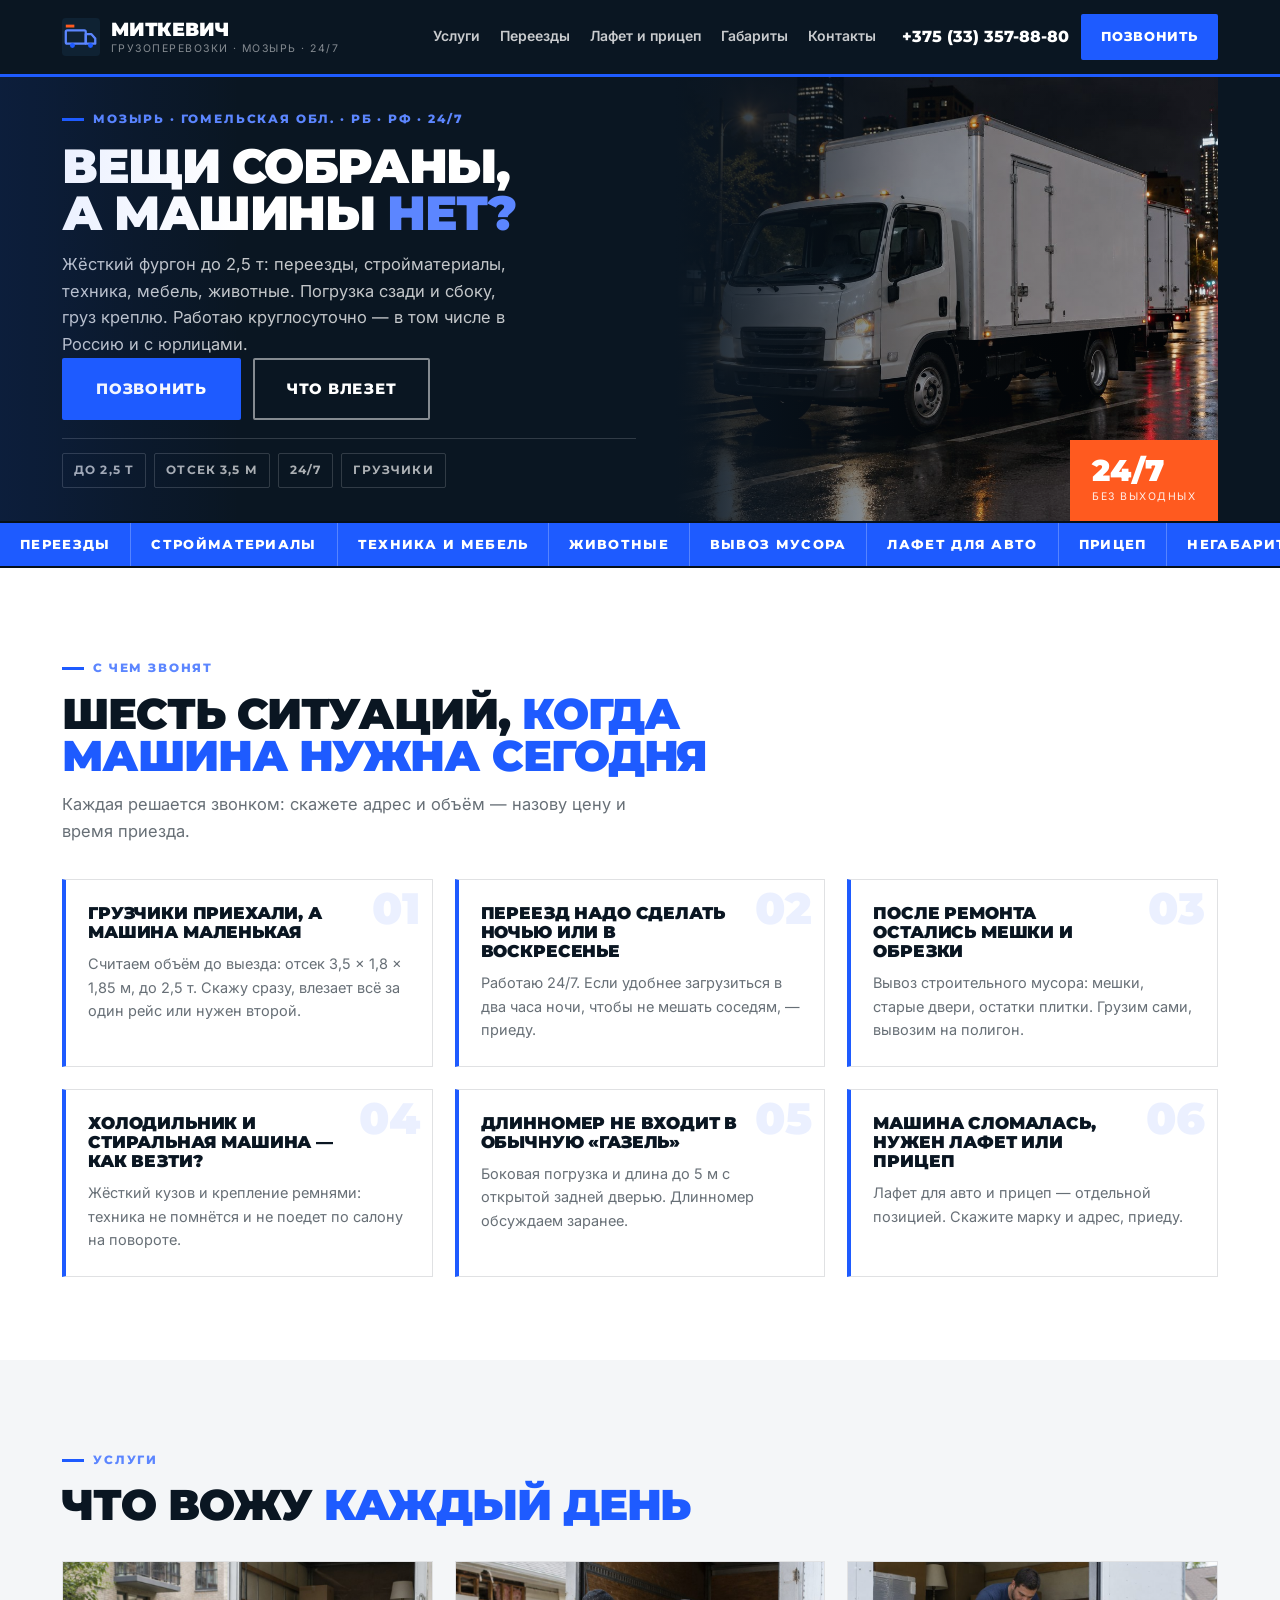
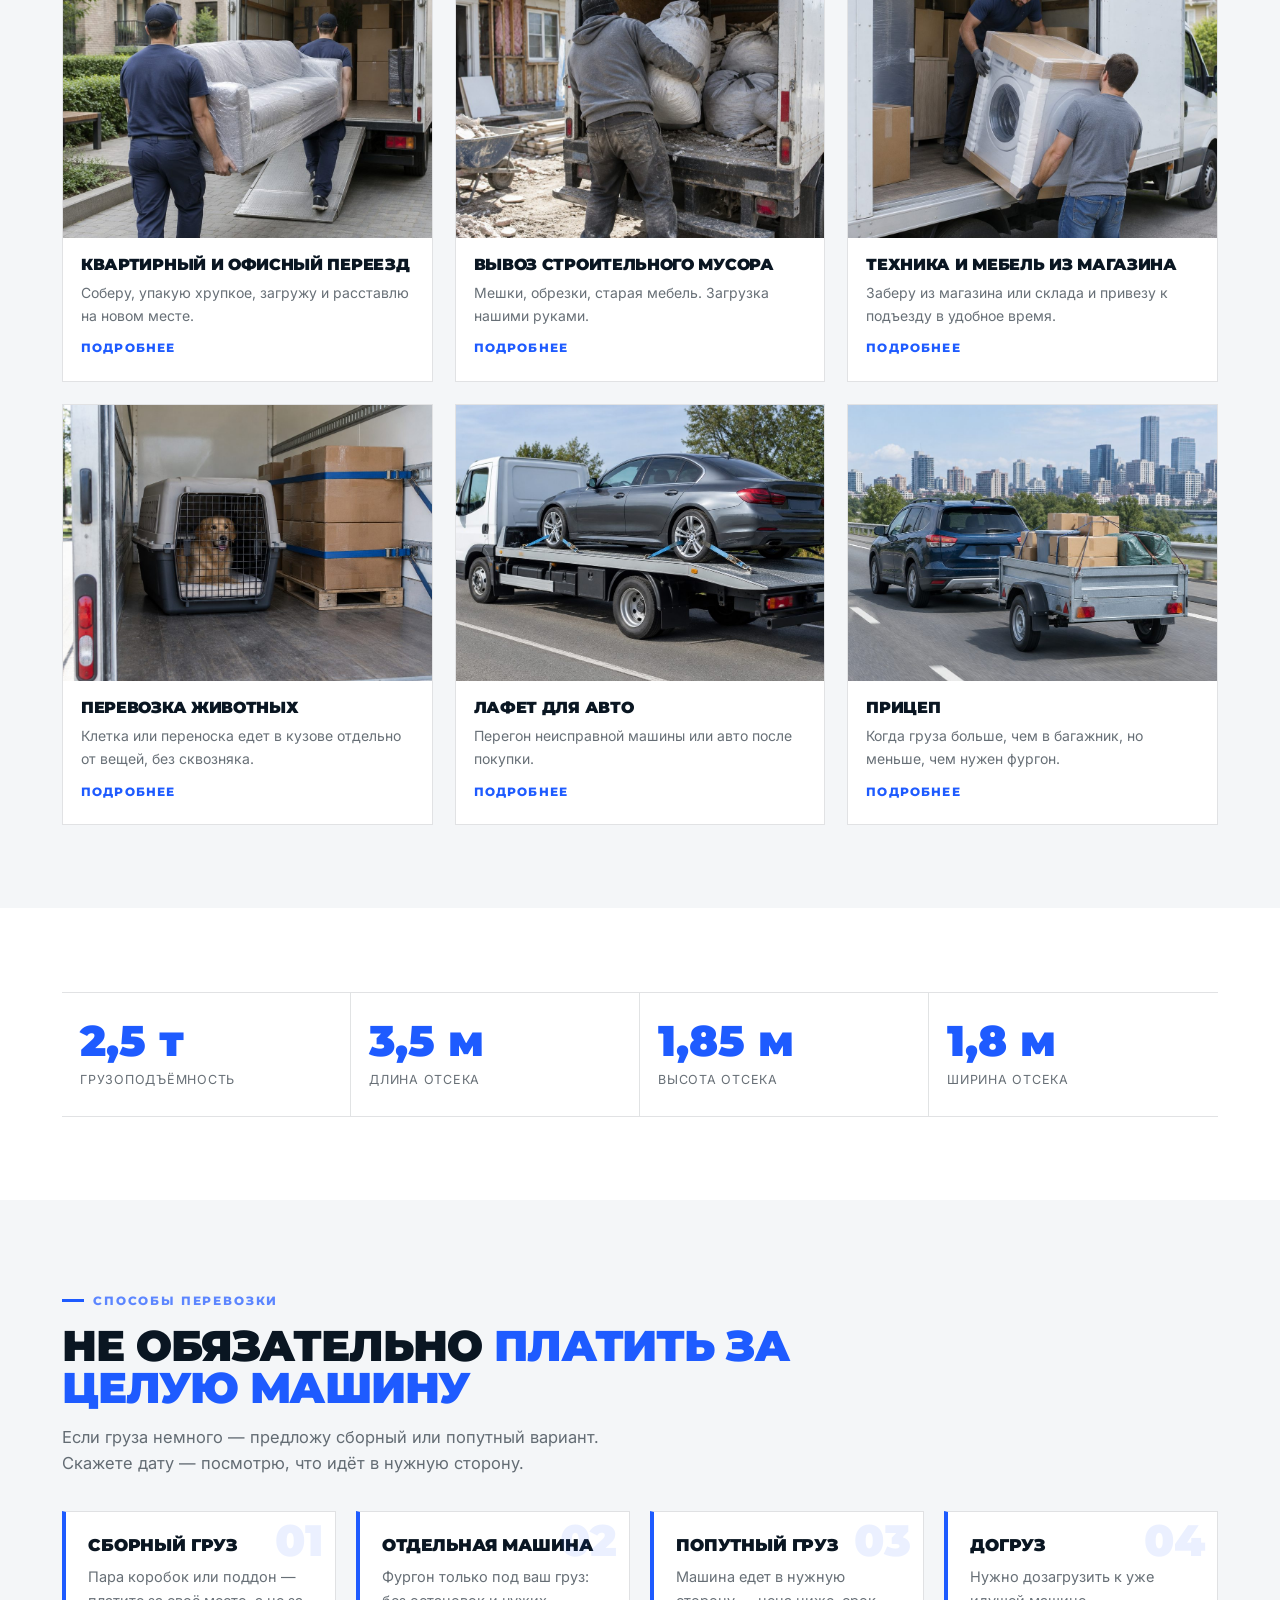
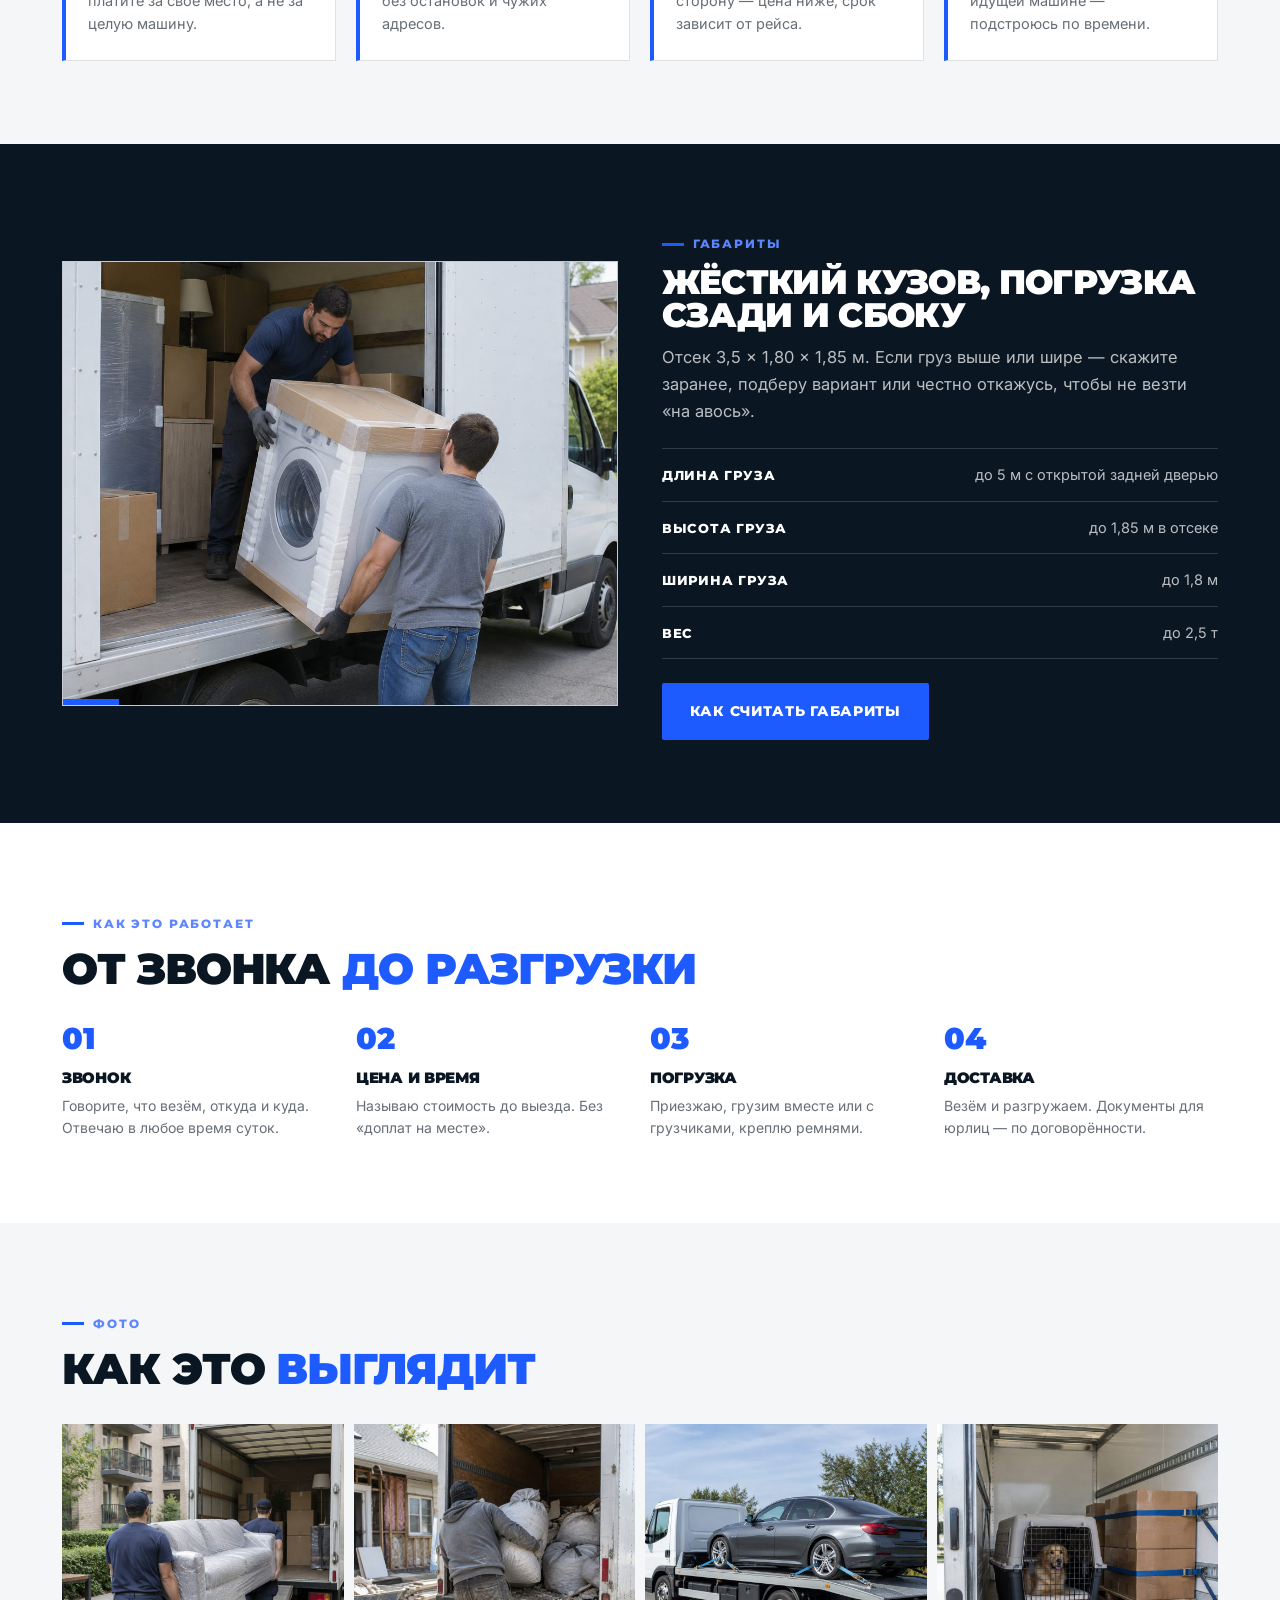
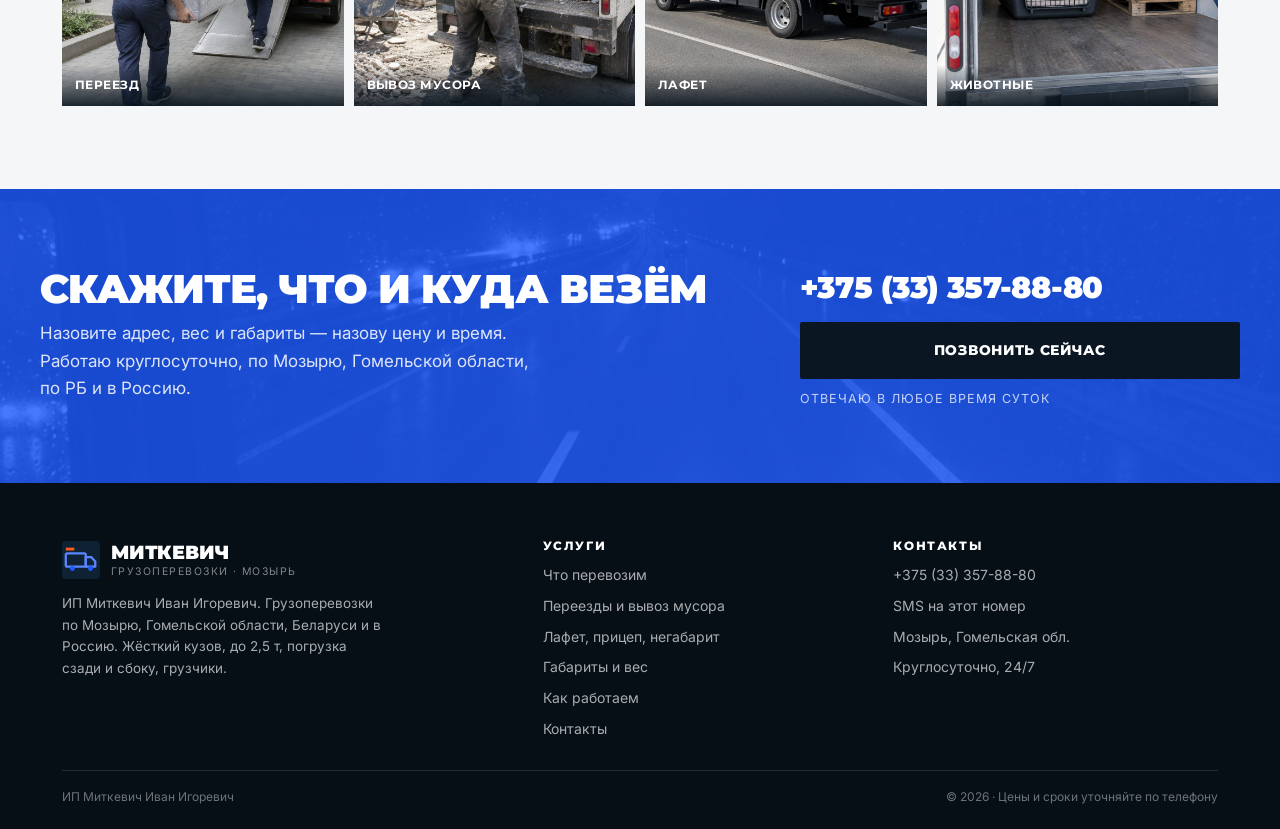
<file: index.html>
<!doctype html><html lang="ru"><head><meta charset="utf-8"><meta name="viewport" content="width=device-width, initial-scale=1">
<title>Грузоперевозки Мозырь 24/7 — фургон до 2,5 т | ИП Миткевич</title><meta name="description" content="Грузоперевозки в Мозыре круглосуточно: переезды, стройматериалы, техника, животные, вывоз мусора, лафет и прицеп. Жёсткий кузов до 2,5 т, погрузка сзади и сбоку, по РБ и в Россию."><meta name="theme-color" content="#0A1622">
<link rel="icon" href="assets/img/favicon.svg" type="image/svg+xml"><link rel="stylesheet" href="assets/css/style.css?v=4"></head><body>
<header class="site-head"><div class="wrap head-in">
<a class="brand" href="index.html"><svg class="brand-mark" viewBox="0 0 40 40" aria-hidden="true"><rect width="40" height="40" rx="4" fill="#0F2233"/><rect x="4" y="13" width="21" height="14" rx="1.5" fill="none" stroke="#5C86FF" stroke-width="2.4"/><path d="M25 17h6l4 4.5V27h-10z" fill="none" stroke="#5C86FF" stroke-width="2.4" stroke-linejoin="round"/><circle cx="11" cy="29" r="2.6" fill="#1E5BFF"/><circle cx="30" cy="29" r="2.6" fill="#1E5BFF"/><rect x="4" y="7" width="9" height="3" fill="#FF5A1F"/></svg><span class="brand-txt"><b>Миткевич</b><span>грузоперевозки · Мозырь · 24/7</span></span></a>
<nav class="nav" id="nav"><a href="uslugi.html">Услуги</a><a href="pereezd.html">Переезды</a><a href="lafet.html">Лафет и прицеп</a><a href="parametry.html">Габариты</a><a href="kontakty.html">Контакты</a></nav>
<div class="head-cta"><a class="head-phone" href="tel:+375333578880">+375 (33) 357-88-80</a><a class="btn btn--sm" href="tel:+375333578880">Позвонить</a><button class="burger" id="burger" aria-label="Меню" aria-expanded="false"><span></span></button></div>
</div></header>

<section class="hero"><div class="wrap hero-in">
<div class="hero-txt">
<span class="kick">Мозырь · Гомельская обл. · РБ · РФ · 24/7</span>
<h1>Вещи собраны,<br>а машины <span>нет?</span></h1>
<p class="hero-sub">Жёсткий фургон до 2,5 т: переезды, стройматериалы, техника, мебель, животные. Погрузка сзади и сбоку, груз креплю. Работаю круглосуточно — в том числе в Россию и с юрлицами.</p>
<div class="btn-row"><a class="btn btn--lg" href="tel:+375333578880">Позвонить</a><a class="btn btn--lg btn--ghost" href="parametry.html">Что влезет</a></div>
<div class="hero-facts"><span>До 2,5 т</span><span>Отсек 3,5 м</span><span>24/7</span><span>Грузчики</span></div>
</div>
<div class="hero-media"><img src="assets/img/hero-night.jpg" alt="Жёсткий фургон для грузоперевозок в Мозыре" width="1024" height="1024" fetchpriority="high">
<div class="hero-tag"><b>24/7</b><span>без выходных</span></div></div>
</div></section><div class="mq"><div class="mq-in"><span>Переезды</span><span>Стройматериалы</span><span>Техника и мебель</span><span>Животные</span><span>Вывоз мусора</span><span>Лафет для авто</span><span>Прицеп</span><span>Негабарит</span><span>Сборный груз</span><span>Догруз</span><span>Мозырь</span><span>Гомель</span><span>РБ</span><span>РФ</span><span>Переезды</span><span>Стройматериалы</span><span>Техника и мебель</span><span>Животные</span><span>Вывоз мусора</span><span>Лафет для авто</span><span>Прицеп</span><span>Негабарит</span><span>Сборный груз</span><span>Догруз</span><span>Мозырь</span><span>Гомель</span><span>РБ</span><span>РФ</span></div></div>
<section class="sec"><div class="wrap">
<div class="sec-head rv"><span class="kick">С чем звонят</span><h2 class="stitle">Шесть ситуаций, <span>когда машина нужна сегодня</span></h2>
<p class="lead">Каждая решается звонком: скажете адрес и объём — назову цену и время приезда.</p></div>
<div class="g3 mt-l rv"><div class="sym" data-n="01"><h3>Грузчики приехали, а машина маленькая</h3><p>Считаем объём до выезда: отсек 3,5 × 1,8 × 1,85 м, до 2,5 т. Скажу сразу, влезает всё за один рейс или нужен второй.</p></div><div class="sym" data-n="02"><h3>Переезд надо сделать ночью или в воскресенье</h3><p>Работаю 24/7. Если удобнее загрузиться в два часа ночи, чтобы не мешать соседям, — приеду.</p></div><div class="sym" data-n="03"><h3>После ремонта остались мешки и обрезки</h3><p>Вывоз строительного мусора: мешки, старые двери, остатки плитки. Грузим сами, вывозим на полигон.</p></div><div class="sym" data-n="04"><h3>Холодильник и стиральная машина — как везти?</h3><p>Жёсткий кузов и крепление ремнями: техника не помнётся и не поедет по салону на повороте.</p></div><div class="sym" data-n="05"><h3>Длинномер не входит в обычную «газель»</h3><p>Боковая погрузка и длина до 5 м с открытой задней дверью. Длинномер обсуждаем заранее.</p></div><div class="sym" data-n="06"><h3>Машина сломалась, нужен лафет или прицеп</h3><p>Лафет для авто и прицеп — отдельной позицией. Скажите марку и адрес, приеду.</p></div></div>
</div></section>

<section class="sec sec--paper"><div class="wrap">
<div class="sec-head rv"><span class="kick">Услуги</span><h2 class="stitle">Что вожу <span>каждый день</span></h2></div>
<div class="g3 mt-l rv"><a class="pcard" href="uslugi.html"><div class="ph"><img src="assets/img/move.jpg" alt="Квартирный и офисный переезд" width="1024" height="1024" loading="lazy"></div><div class="pcard-b"><h3>Квартирный и офисный переезд</h3><p>Соберу, упакую хрупкое, загружу и расставлю на новом месте.</p><span class="more">Подробнее</span></div></a><a class="pcard" href="uslugi.html"><div class="ph"><img src="assets/img/debris.jpg" alt="Вывоз строительного мусора" width="1024" height="1024" loading="lazy"></div><div class="pcard-b"><h3>Вывоз строительного мусора</h3><p>Мешки, обрезки, старая мебель. Загрузка нашими руками.</p><span class="more">Подробнее</span></div></a><a class="pcard" href="uslugi.html"><div class="ph"><img src="assets/img/appl.jpg" alt="Техника и мебель из магазина" width="1024" height="1024" loading="lazy"></div><div class="pcard-b"><h3>Техника и мебель из магазина</h3><p>Заберу из магазина или склада и привезу к подъезду в удобное время.</p><span class="more">Подробнее</span></div></a><a class="pcard" href="uslugi.html"><div class="ph"><img src="assets/img/pet.jpg" alt="Перевозка животных" width="1024" height="1024" loading="lazy"></div><div class="pcard-b"><h3>Перевозка животных</h3><p>Клетка или переноска едет в кузове отдельно от вещей, без сквозняка.</p><span class="more">Подробнее</span></div></a><a class="pcard" href="uslugi.html"><div class="ph"><img src="assets/img/lafet.jpg" alt="Лафет для авто" width="1024" height="1024" loading="lazy"></div><div class="pcard-b"><h3>Лафет для авто</h3><p>Перегон неисправной машины или авто после покупки.</p><span class="more">Подробнее</span></div></a><a class="pcard" href="uslugi.html"><div class="ph"><img src="assets/img/trailer.jpg" alt="Прицеп" width="1024" height="1024" loading="lazy"></div><div class="pcard-b"><h3>Прицеп</h3><p>Когда груза больше, чем в багажник, но меньше, чем нужен фургон.</p><span class="more">Подробнее</span></div></a></div>
</div></section>

<section class="sec"><div class="wrap">
<div class="nums rv">
<div><b>2,5 т</b><span>грузоподъёмность</span></div>
<div><b>3,5 м</b><span>длина отсека</span></div>
<div><b>1,85 м</b><span>высота отсека</span></div>
<div><b>1,8 м</b><span>ширина отсека</span></div>
</div>
</div></section>

<section class="sec sec--paper"><div class="wrap">
<div class="sec-head rv"><span class="kick">Способы перевозки</span><h2 class="stitle">Не обязательно <span>платить за целую машину</span></h2>
<p class="lead">Если груза немного — предложу сборный или попутный вариант. Скажете дату — посмотрю, что идёт в нужную сторону.</p></div>
<div class="g4 mt-l rv"><div class="sym" data-n="01"><h3>Сборный груз</h3><p>Пара коробок или поддон — платите за своё место, а не за целую машину.</p></div><div class="sym" data-n="02"><h3>Отдельная машина</h3><p>Фургон только под ваш груз: без остановок и чужих адресов.</p></div><div class="sym" data-n="03"><h3>Попутный груз</h3><p>Машина едет в нужную сторону — цена ниже, срок зависит от рейса.</p></div><div class="sym" data-n="04"><h3>Догруз</h3><p>Нужно дозагрузить к уже идущей машине — подстроюсь по времени.</p></div></div>
</div></section>

<section class="sec sec--ink"><div class="wrap">
<div class="split rv"><div class="split-ph"><img src="assets/img/appl.jpg" alt="Погрузка бытовой техники в фургон" width="1024" height="1024" loading="lazy"></div>
<div><span class="kick">Габариты</span><h2 class="mt-s">Жёсткий кузов, погрузка сзади и сбоку</h2>
<p class="lead">Отсек 3,5 × 1,80 × 1,85 м. Если груз выше или шире — скажите заранее, подберу вариант или честно откажусь, чтобы не везти «на авось».</p>
<div class="rows mt-m">
<div class="row"><div class="t">Длина груза</div><div class="d">до 5 м с открытой задней дверью</div></div>
<div class="row"><div class="t">Высота груза</div><div class="d">до 1,85 м в отсеке</div></div>
<div class="row"><div class="t">Ширина груза</div><div class="d">до 1,8 м</div></div>
<div class="row"><div class="t">Вес</div><div class="d">до 2,5 т</div></div>
</div>
<div class="btn-row mt-m"><a class="btn" href="parametry.html">Как считать габариты</a></div>
</div></div>
</div></section>

<section class="sec"><div class="wrap">
<div class="sec-head rv"><span class="kick">Как это работает</span><h2 class="stitle">От звонка <span>до разгрузки</span></h2></div>
<div class="steps mt-l rv">
<div class="step"><h3>Звонок</h3><p>Говорите, что везём, откуда и куда. Отвечаю в любое время суток.</p></div>
<div class="step"><h3>Цена и время</h3><p>Называю стоимость до выезда. Без «доплат на месте».</p></div>
<div class="step"><h3>Погрузка</h3><p>Приезжаю, грузим вместе или с грузчиками, креплю ремнями.</p></div>
<div class="step"><h3>Доставка</h3><p>Везём и разгружаем. Документы для юрлиц — по договорённости.</p></div>
</div>
</div></section>

<section class="sec sec--paper"><div class="wrap">
<div class="sec-head rv"><span class="kick">Фото</span><h2 class="stitle">Как это <span>выглядит</span></h2></div>
<div class="gal mt-l rv">
<figure><img src="assets/img/move.jpg" alt="Переезд" width="1024" height="1024" loading="lazy"><figcaption>Переезд</figcaption></figure>
<figure><img src="assets/img/debris.jpg" alt="Вывоз мусора" width="1024" height="1024" loading="lazy"><figcaption>Вывоз мусора</figcaption></figure>
<figure><img src="assets/img/lafet.jpg" alt="Лафет для авто" width="1024" height="1024" loading="lazy"><figcaption>Лафет</figcaption></figure>
<figure><img src="assets/img/pet.jpg" alt="Перевозка животных" width="1024" height="1024" loading="lazy"><figcaption>Животные</figcaption></figure>
</div>
</div></section>
<section class="cta"><img src="assets/img/road.jpg" alt="" width="1024" height="1024" loading="lazy"><div class="wrap cta-in">
<div><h2>Скажите, что и куда везём</h2><p>Назовите адрес, вес и габариты — назову цену и время. Работаю круглосуточно, по Мозырю, Гомельской области, по РБ и в Россию.</p></div>
<div class="cta-actions"><a class="cta-phone" href="tel:+375333578880">+375 (33) 357-88-80</a><a class="btn" href="tel:+375333578880">Позвонить сейчас</a><span class="cta-note">Отвечаю в любое время суток</span></div>
</div></section>
<footer class="site-foot"><div class="wrap">
<div class="foot-grid">
<div><a class="brand" href="index.html"><svg class="brand-mark" viewBox="0 0 40 40" aria-hidden="true"><rect width="40" height="40" rx="4" fill="#0F2233"/><rect x="4" y="13" width="21" height="14" rx="1.5" fill="none" stroke="#5C86FF" stroke-width="2.4"/><path d="M25 17h6l4 4.5V27h-10z" fill="none" stroke="#5C86FF" stroke-width="2.4" stroke-linejoin="round"/><circle cx="11" cy="29" r="2.6" fill="#1E5BFF"/><circle cx="30" cy="29" r="2.6" fill="#1E5BFF"/><rect x="4" y="7" width="9" height="3" fill="#FF5A1F"/></svg><span class="brand-txt"><b>Миткевич</b><span>грузоперевозки · Мозырь</span></span></a>
<p class="foot-about">ИП Миткевич Иван Игоревич. Грузоперевозки по Мозырю, Гомельской области, Беларуси и в Россию. Жёсткий кузов, до 2,5 т, погрузка сзади и сбоку, грузчики.</p></div>
<div><h4>Услуги</h4><div class="foot-links"><a href="uslugi.html">Что перевозим</a><a href="pereezd.html">Переезды и вывоз мусора</a><a href="lafet.html">Лафет, прицеп, негабарит</a><a href="parametry.html">Габариты и вес</a><a href="kak-rabotaem.html">Как работаем</a><a href="kontakty.html">Контакты</a></div></div>
<div><h4>Контакты</h4><div class="foot-links"><a href="tel:+375333578880">+375 (33) 357-88-80</a><a href="sms:+375333578880">SMS на этот номер</a><a href="kontakty.html">Мозырь, Гомельская обл.</a><span>Круглосуточно, 24/7</span></div></div>
</div>
<div class="foot-bottom"><span>ИП Миткевич Иван Игоревич</span><span>© <span data-year>2026</span> · Цены и сроки уточняйте по телефону</span></div>
</div></footer>
<script src="assets/js/app.js"></script></body></html>
</file>
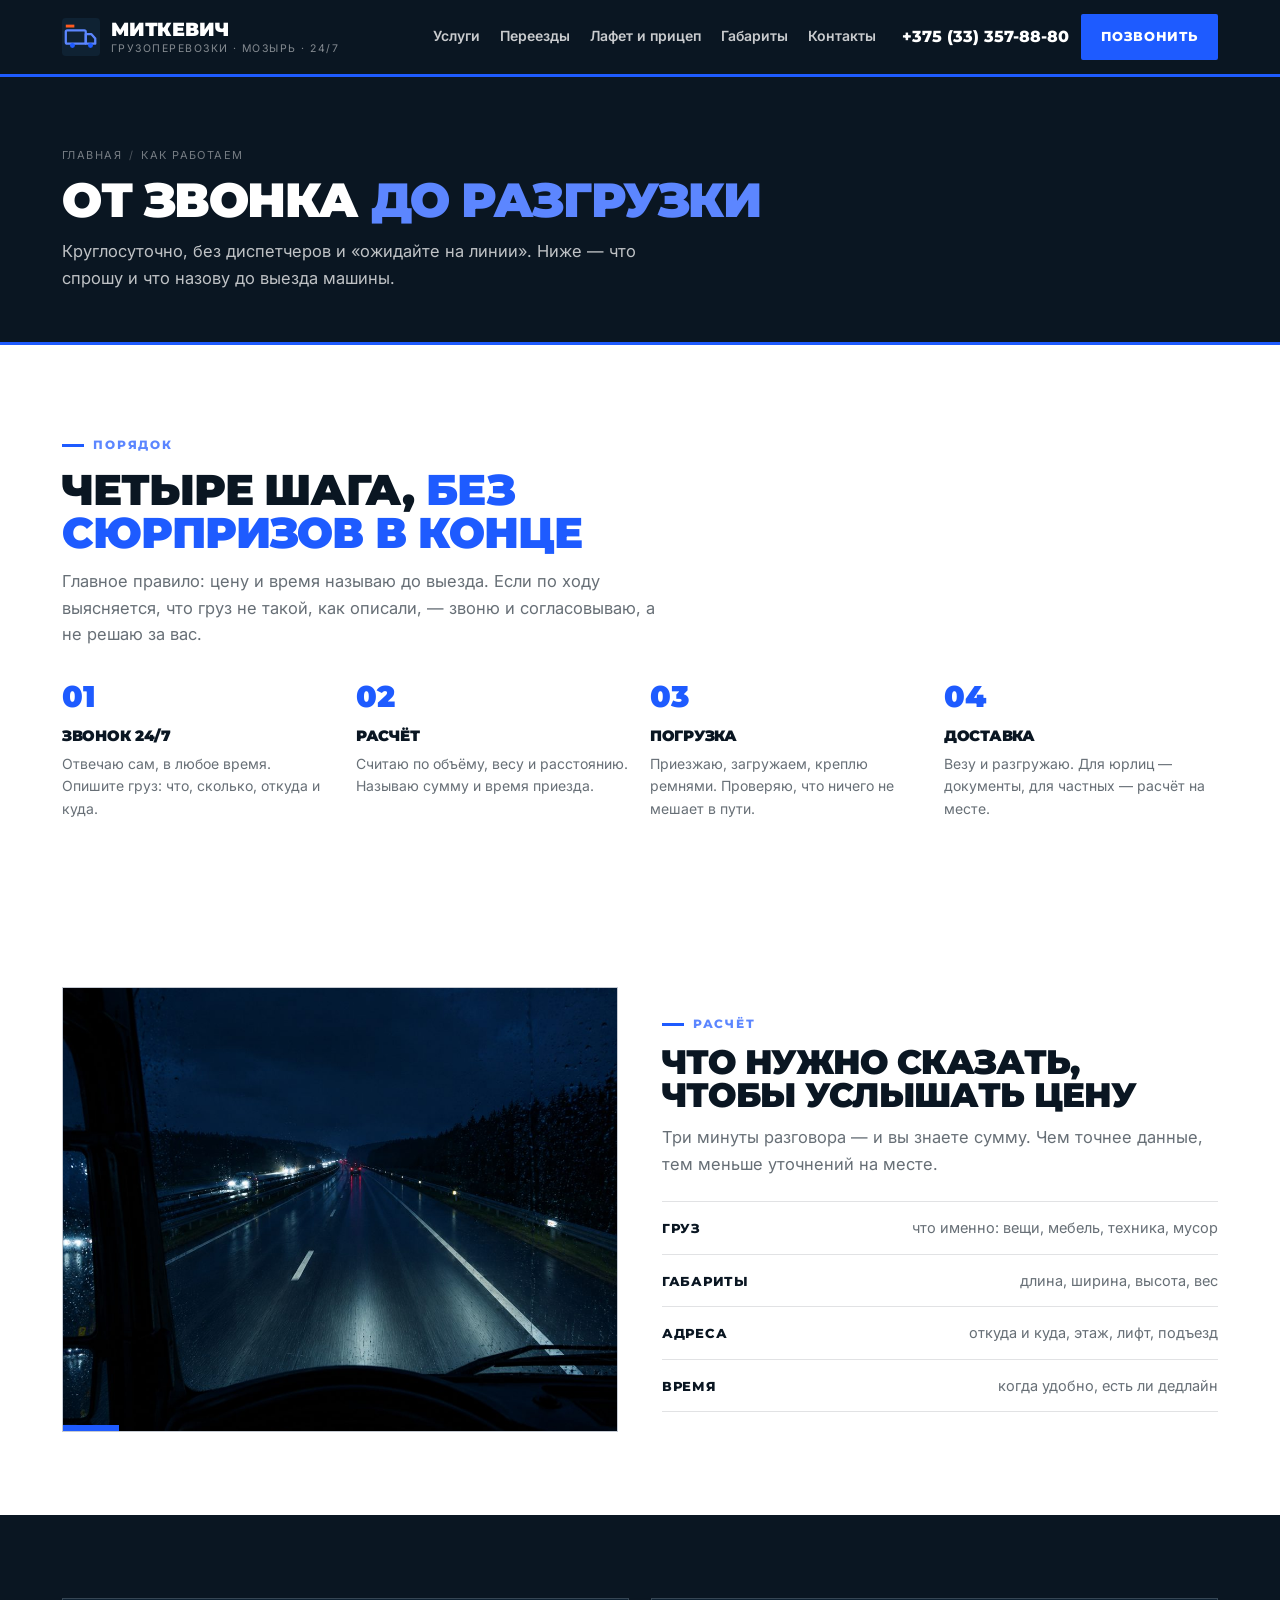
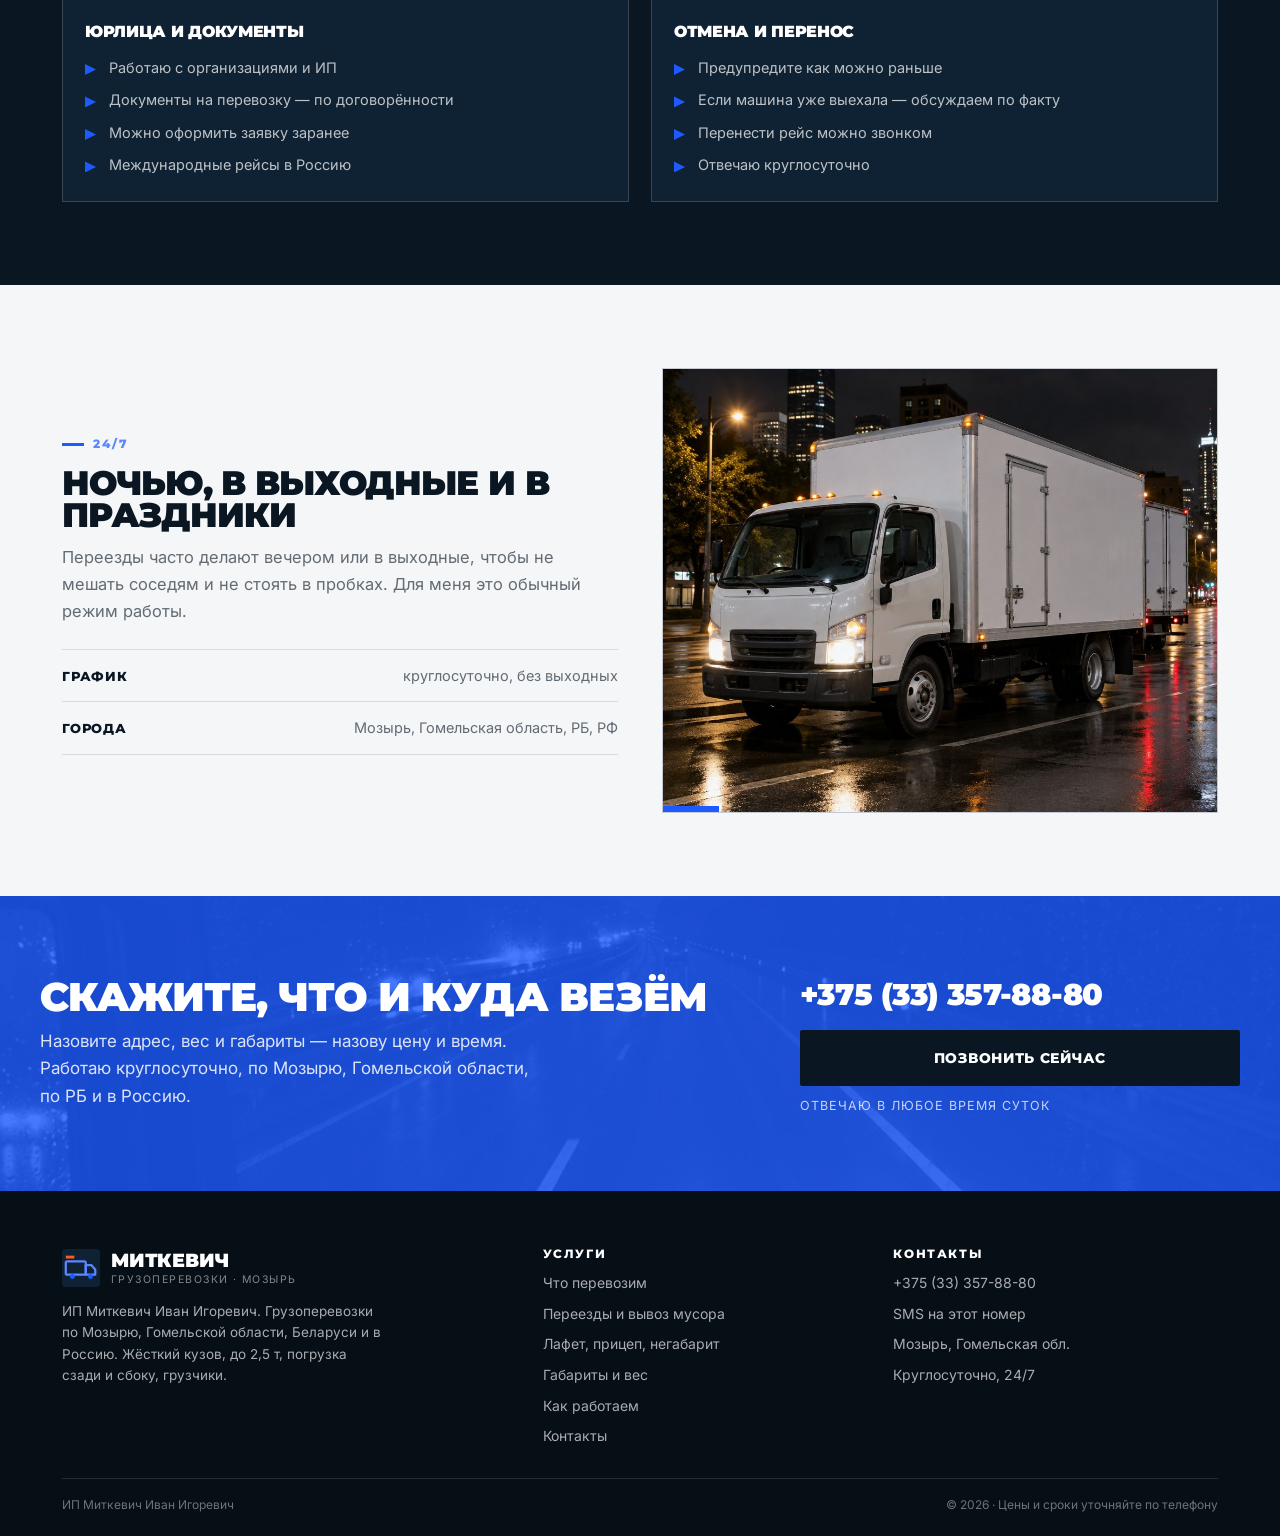
<file: kak-rabotaem.html>
<!doctype html><html lang="ru"><head><meta charset="utf-8"><meta name="viewport" content="width=device-width, initial-scale=1">
<title>Как проходит перевозка — грузоперевозки Мозырь 24/7 | ИП Миткевич</title><meta name="description" content="Как заказать грузоперевозку в Мозыре: звонок 24/7, расчёт по объёму и расстоянию, погрузка с креплением, доставка и документы для юрлиц."><meta name="theme-color" content="#0A1622">
<link rel="icon" href="assets/img/favicon.svg" type="image/svg+xml"><link rel="stylesheet" href="assets/css/style.css?v=4"></head><body>
<header class="site-head"><div class="wrap head-in">
<a class="brand" href="index.html"><svg class="brand-mark" viewBox="0 0 40 40" aria-hidden="true"><rect width="40" height="40" rx="4" fill="#0F2233"/><rect x="4" y="13" width="21" height="14" rx="1.5" fill="none" stroke="#5C86FF" stroke-width="2.4"/><path d="M25 17h6l4 4.5V27h-10z" fill="none" stroke="#5C86FF" stroke-width="2.4" stroke-linejoin="round"/><circle cx="11" cy="29" r="2.6" fill="#1E5BFF"/><circle cx="30" cy="29" r="2.6" fill="#1E5BFF"/><rect x="4" y="7" width="9" height="3" fill="#FF5A1F"/></svg><span class="brand-txt"><b>Миткевич</b><span>грузоперевозки · Мозырь · 24/7</span></span></a>
<nav class="nav" id="nav"><a href="uslugi.html">Услуги</a><a href="pereezd.html">Переезды</a><a href="lafet.html">Лафет и прицеп</a><a href="parametry.html">Габариты</a><a href="kontakty.html">Контакты</a></nav>
<div class="head-cta"><a class="head-phone" href="tel:+375333578880">+375 (33) 357-88-80</a><a class="btn btn--sm" href="tel:+375333578880">Позвонить</a><button class="burger" id="burger" aria-label="Меню" aria-expanded="false"><span></span></button></div>
</div></header>
<section class="page-head"><div class="wrap"><div class="crumbs"><a href="index.html">Главная</a><span>/</span>Как работаем</div><h1>От звонка <span>до разгрузки</span></h1><p class="lead">Круглосуточно, без диспетчеров и «ожидайте на линии». Ниже — что спрошу и что назову до выезда машины.</p></div></section>
<section class="sec"><div class="wrap"><div class="sec-head rv"><span class="kick">Порядок</span>
<h2 class="stitle">Четыре шага, <span>без сюрпризов в конце</span></h2>
<p class="lead">Главное правило: цену и время называю до выезда. Если по ходу выясняется, что груз не такой, как описали, — звоню и согласовываю, а не решаю за вас.</p></div><div class="steps mt-l rv"><div class="step"><h3>Звонок 24/7</h3><p>Отвечаю сам, в любое время. Опишите груз: что, сколько, откуда и куда.</p></div><div class="step"><h3>Расчёт</h3><p>Считаю по объёму, весу и расстоянию. Называю сумму и время приезда.</p></div><div class="step"><h3>Погрузка</h3><p>Приезжаю, загружаем, креплю ремнями. Проверяю, что ничего не мешает в пути.</p></div><div class="step"><h3>Доставка</h3><p>Везу и разгружаю. Для юрлиц — документы, для частных — расчёт на месте.</p></div></div></div></section><section class="sec"><div class="wrap"><div class="split rv">
<div class="split-ph"><img src="assets/img/road.jpg" alt="Ночная дорога из кабины грузовика" width="1024" height="1024" loading="lazy"></div>
<div><span class="kick">Расчёт</span><h2 class="mt-s">Что нужно сказать, чтобы услышать цену</h2><p class="lead">Три минуты разговора — и вы знаете сумму. Чем точнее данные, тем меньше уточнений на месте.</p><div class="rows mt-m"><div class="row"><div class="t">Груз</div><div class="d">что именно: вещи, мебель, техника, мусор</div></div><div class="row"><div class="t">Габариты</div><div class="d">длина, ширина, высота, вес</div></div><div class="row"><div class="t">Адреса</div><div class="d">откуда и куда, этаж, лифт, подъезд</div></div><div class="row"><div class="t">Время</div><div class="d">когда удобно, есть ли дедлайн</div></div></div></div>
</div></div></section><section class="sec sec--ink"><div class="wrap"><div class="g2 rv"><div class="list-card"><h3>Юрлица и документы</h3><ul><li>Работаю с организациями и ИП</li><li>Документы на перевозку — по договорённости</li><li>Можно оформить заявку заранее</li><li>Международные рейсы в Россию</li></ul></div><div class="list-card"><h3>Отмена и перенос</h3><ul><li>Предупредите как можно раньше</li><li>Если машина уже выехала — обсуждаем по факту</li><li>Перенести рейс можно звонком</li><li>Отвечаю круглосуточно</li></ul></div></div></div></section><section class="sec sec--paper"><div class="wrap"><div class="split rv split--rev">
<div class="split-ph"><img src="assets/img/hero-night.jpg" alt="Фургон ночью на улице" width="1024" height="1024" loading="lazy"></div>
<div><span class="kick">24/7</span><h2 class="mt-s">Ночью, в выходные и в праздники</h2><p class="lead">Переезды часто делают вечером или в выходные, чтобы не мешать соседям и не стоять в пробках. Для меня это обычный режим работы.</p><div class="rows mt-m"><div class="row"><div class="t">График</div><div class="d">круглосуточно, без выходных</div></div><div class="row"><div class="t">Города</div><div class="d">Мозырь, Гомельская область, РБ, РФ</div></div></div></div>
</div></div></section>
<section class="cta"><img src="assets/img/road.jpg" alt="" width="1024" height="1024" loading="lazy"><div class="wrap cta-in">
<div><h2>Скажите, что и куда везём</h2><p>Назовите адрес, вес и габариты — назову цену и время. Работаю круглосуточно, по Мозырю, Гомельской области, по РБ и в Россию.</p></div>
<div class="cta-actions"><a class="cta-phone" href="tel:+375333578880">+375 (33) 357-88-80</a><a class="btn" href="tel:+375333578880">Позвонить сейчас</a><span class="cta-note">Отвечаю в любое время суток</span></div>
</div></section>
<footer class="site-foot"><div class="wrap">
<div class="foot-grid">
<div><a class="brand" href="index.html"><svg class="brand-mark" viewBox="0 0 40 40" aria-hidden="true"><rect width="40" height="40" rx="4" fill="#0F2233"/><rect x="4" y="13" width="21" height="14" rx="1.5" fill="none" stroke="#5C86FF" stroke-width="2.4"/><path d="M25 17h6l4 4.5V27h-10z" fill="none" stroke="#5C86FF" stroke-width="2.4" stroke-linejoin="round"/><circle cx="11" cy="29" r="2.6" fill="#1E5BFF"/><circle cx="30" cy="29" r="2.6" fill="#1E5BFF"/><rect x="4" y="7" width="9" height="3" fill="#FF5A1F"/></svg><span class="brand-txt"><b>Миткевич</b><span>грузоперевозки · Мозырь</span></span></a>
<p class="foot-about">ИП Миткевич Иван Игоревич. Грузоперевозки по Мозырю, Гомельской области, Беларуси и в Россию. Жёсткий кузов, до 2,5 т, погрузка сзади и сбоку, грузчики.</p></div>
<div><h4>Услуги</h4><div class="foot-links"><a href="uslugi.html">Что перевозим</a><a href="pereezd.html">Переезды и вывоз мусора</a><a href="lafet.html">Лафет, прицеп, негабарит</a><a href="parametry.html">Габариты и вес</a><a href="kak-rabotaem.html">Как работаем</a><a href="kontakty.html">Контакты</a></div></div>
<div><h4>Контакты</h4><div class="foot-links"><a href="tel:+375333578880">+375 (33) 357-88-80</a><a href="sms:+375333578880">SMS на этот номер</a><a href="kontakty.html">Мозырь, Гомельская обл.</a><span>Круглосуточно, 24/7</span></div></div>
</div>
<div class="foot-bottom"><span>ИП Миткевич Иван Игоревич</span><span>© <span data-year>2026</span> · Цены и сроки уточняйте по телефону</span></div>
</div></footer>
<script src="assets/js/app.js"></script></body></html>
</file>
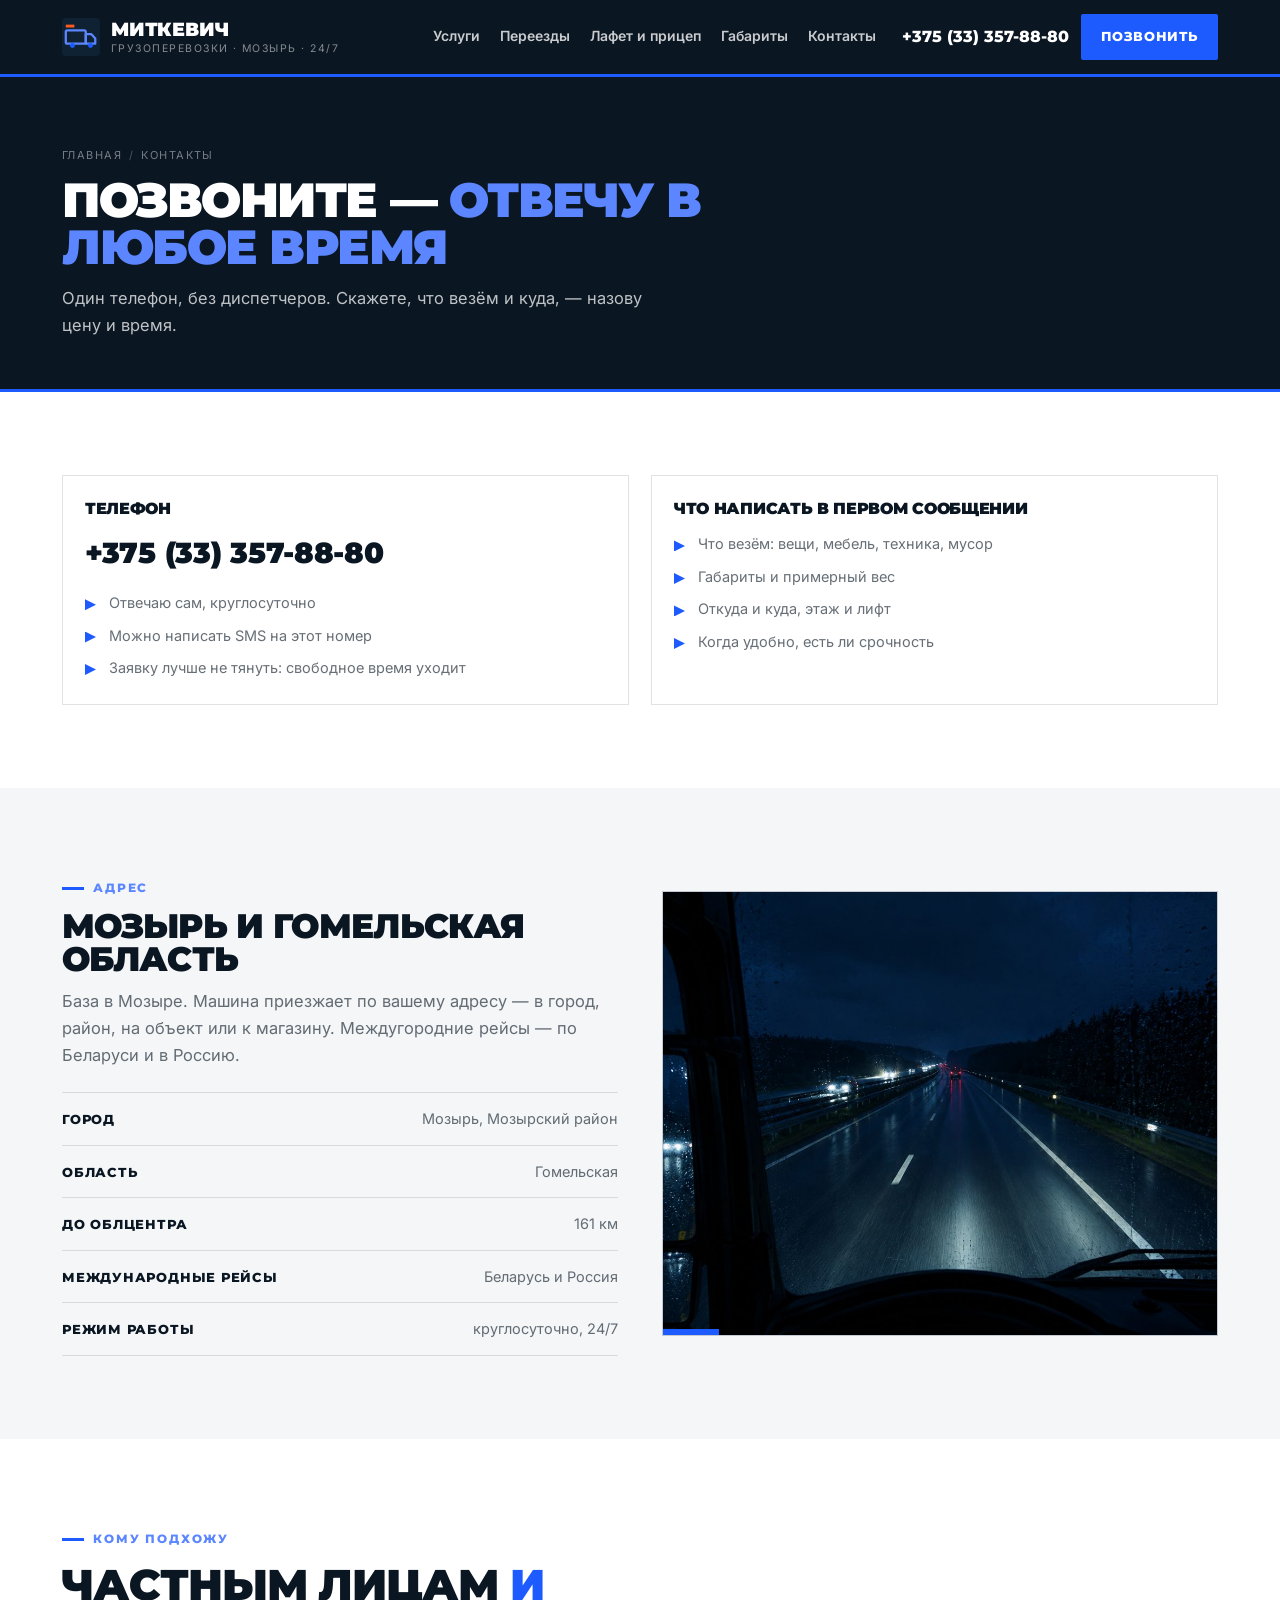
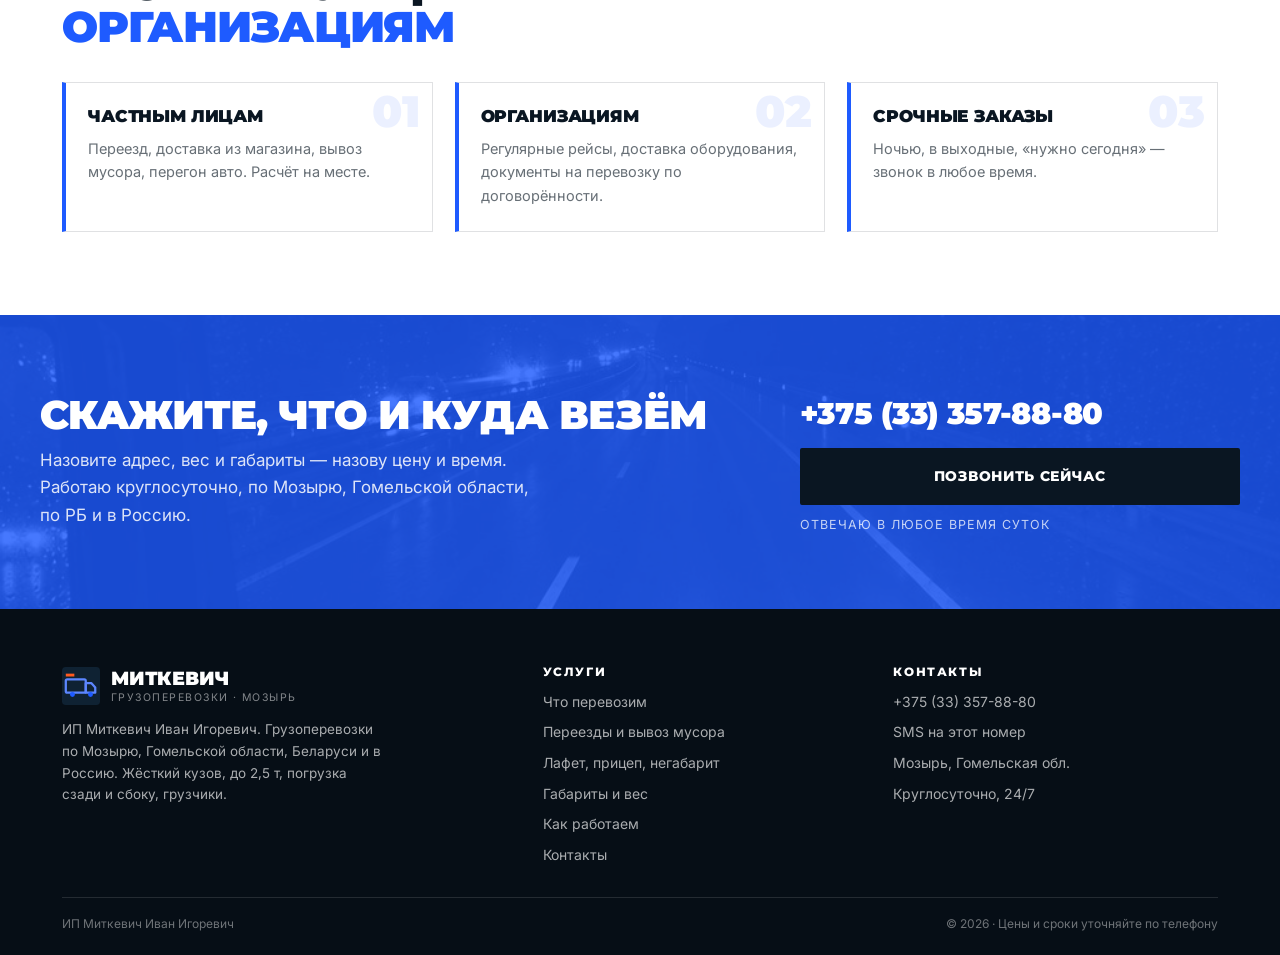
<file: kontakty.html>
<!doctype html><html lang="ru"><head><meta charset="utf-8"><meta name="viewport" content="width=device-width, initial-scale=1">
<title>Контакты — грузоперевозки Мозырь, +375 (33) 357-88-80 | ИП Миткевич</title><meta name="description" content="Связаться с ИП Миткевич: грузоперевозки в Мозыре и Гомельской области, круглосуточно. Телефон +375 (33) 357-88-80."><meta name="theme-color" content="#0A1622">
<link rel="icon" href="assets/img/favicon.svg" type="image/svg+xml"><link rel="stylesheet" href="assets/css/style.css?v=4"></head><body>
<header class="site-head"><div class="wrap head-in">
<a class="brand" href="index.html"><svg class="brand-mark" viewBox="0 0 40 40" aria-hidden="true"><rect width="40" height="40" rx="4" fill="#0F2233"/><rect x="4" y="13" width="21" height="14" rx="1.5" fill="none" stroke="#5C86FF" stroke-width="2.4"/><path d="M25 17h6l4 4.5V27h-10z" fill="none" stroke="#5C86FF" stroke-width="2.4" stroke-linejoin="round"/><circle cx="11" cy="29" r="2.6" fill="#1E5BFF"/><circle cx="30" cy="29" r="2.6" fill="#1E5BFF"/><rect x="4" y="7" width="9" height="3" fill="#FF5A1F"/></svg><span class="brand-txt"><b>Миткевич</b><span>грузоперевозки · Мозырь · 24/7</span></span></a>
<nav class="nav" id="nav"><a href="uslugi.html">Услуги</a><a href="pereezd.html">Переезды</a><a href="lafet.html">Лафет и прицеп</a><a href="parametry.html">Габариты</a><a href="kontakty.html" class="on">Контакты</a></nav>
<div class="head-cta"><a class="head-phone" href="tel:+375333578880">+375 (33) 357-88-80</a><a class="btn btn--sm" href="tel:+375333578880">Позвонить</a><button class="burger" id="burger" aria-label="Меню" aria-expanded="false"><span></span></button></div>
</div></header>
<section class="page-head"><div class="wrap"><div class="crumbs"><a href="index.html">Главная</a><span>/</span>Контакты</div><h1>Позвоните — <span>отвечу в любое время</span></h1><p class="lead">Один телефон, без диспетчеров. Скажете, что везём и куда, — назову цену и время.</p></div></section>
<section class="sec"><div class="wrap"><div class="g2 rv"><div class="list-card"><h3>Телефон</h3><p style="margin-top:12px;font-family:var(--disp);font-weight:900;font-size:clamp(1.3rem,2.6vw,1.8rem);letter-spacing:-.01em"><a href="tel:+375333578880">+375 (33) 357-88-80</a></p><ul><li>Отвечаю сам, круглосуточно</li><li>Можно написать SMS на этот номер</li><li>Заявку лучше не тянуть: свободное время уходит</li></ul></div><div class="list-card"><h3>Что написать в первом сообщении</h3><ul><li>Что везём: вещи, мебель, техника, мусор</li><li>Габариты и примерный вес</li><li>Откуда и куда, этаж и лифт</li><li>Когда удобно, есть ли срочность</li></ul></div></div></div></section><section class="sec sec--paper"><div class="wrap"><div class="split rv">
<div><span class="kick">Адрес</span><h2 class="mt-s">Мозырь и Гомельская область</h2>
<p class="lead">База в Мозыре. Машина приезжает по вашему адресу — в город, район, на объект или к магазину. Междугородние рейсы — по Беларуси и в Россию.</p>
<div class="rows mt-m"><div class="row"><div class="t">Город</div><div class="d">Мозырь, Мозырский район</div></div><div class="row"><div class="t">Область</div><div class="d">Гомельская</div></div><div class="row"><div class="t">До облцентра</div><div class="d">161 км</div></div><div class="row"><div class="t">Международные рейсы</div><div class="d">Беларусь и Россия</div></div><div class="row"><div class="t">Режим работы</div><div class="d">круглосуточно, 24/7</div></div></div></div>
<div class="split-ph"><img src="assets/img/road.jpg" alt="Междугородний рейс" width="1024" height="1024" loading="lazy"></div>
</div></div></section><section class="sec"><div class="wrap"><div class="sec-head rv"><span class="kick">Кому подхожу</span>
<h2 class="stitle">Частным лицам <span>и организациям</span></h2></div><div class="g3 mt-l rv"><div class="sym" data-n="01"><h3>Частным лицам</h3><p>Переезд, доставка из магазина, вывоз мусора, перегон авто. Расчёт на месте.</p></div><div class="sym" data-n="02"><h3>Организациям</h3><p>Регулярные рейсы, доставка оборудования, документы на перевозку по договорённости.</p></div><div class="sym" data-n="03"><h3>Срочные заказы</h3><p>Ночью, в выходные, «нужно сегодня» — звонок в любое время.</p></div></div></div></section>
<section class="cta"><img src="assets/img/road.jpg" alt="" width="1024" height="1024" loading="lazy"><div class="wrap cta-in">
<div><h2>Скажите, что и куда везём</h2><p>Назовите адрес, вес и габариты — назову цену и время. Работаю круглосуточно, по Мозырю, Гомельской области, по РБ и в Россию.</p></div>
<div class="cta-actions"><a class="cta-phone" href="tel:+375333578880">+375 (33) 357-88-80</a><a class="btn" href="tel:+375333578880">Позвонить сейчас</a><span class="cta-note">Отвечаю в любое время суток</span></div>
</div></section>
<footer class="site-foot"><div class="wrap">
<div class="foot-grid">
<div><a class="brand" href="index.html"><svg class="brand-mark" viewBox="0 0 40 40" aria-hidden="true"><rect width="40" height="40" rx="4" fill="#0F2233"/><rect x="4" y="13" width="21" height="14" rx="1.5" fill="none" stroke="#5C86FF" stroke-width="2.4"/><path d="M25 17h6l4 4.5V27h-10z" fill="none" stroke="#5C86FF" stroke-width="2.4" stroke-linejoin="round"/><circle cx="11" cy="29" r="2.6" fill="#1E5BFF"/><circle cx="30" cy="29" r="2.6" fill="#1E5BFF"/><rect x="4" y="7" width="9" height="3" fill="#FF5A1F"/></svg><span class="brand-txt"><b>Миткевич</b><span>грузоперевозки · Мозырь</span></span></a>
<p class="foot-about">ИП Миткевич Иван Игоревич. Грузоперевозки по Мозырю, Гомельской области, Беларуси и в Россию. Жёсткий кузов, до 2,5 т, погрузка сзади и сбоку, грузчики.</p></div>
<div><h4>Услуги</h4><div class="foot-links"><a href="uslugi.html">Что перевозим</a><a href="pereezd.html">Переезды и вывоз мусора</a><a href="lafet.html">Лафет, прицеп, негабарит</a><a href="parametry.html">Габариты и вес</a><a href="kak-rabotaem.html">Как работаем</a><a href="kontakty.html">Контакты</a></div></div>
<div><h4>Контакты</h4><div class="foot-links"><a href="tel:+375333578880">+375 (33) 357-88-80</a><a href="sms:+375333578880">SMS на этот номер</a><a href="kontakty.html">Мозырь, Гомельская обл.</a><span>Круглосуточно, 24/7</span></div></div>
</div>
<div class="foot-bottom"><span>ИП Миткевич Иван Игоревич</span><span>© <span data-year>2026</span> · Цены и сроки уточняйте по телефону</span></div>
</div></footer>
<script src="assets/js/app.js"></script></body></html>
</file>
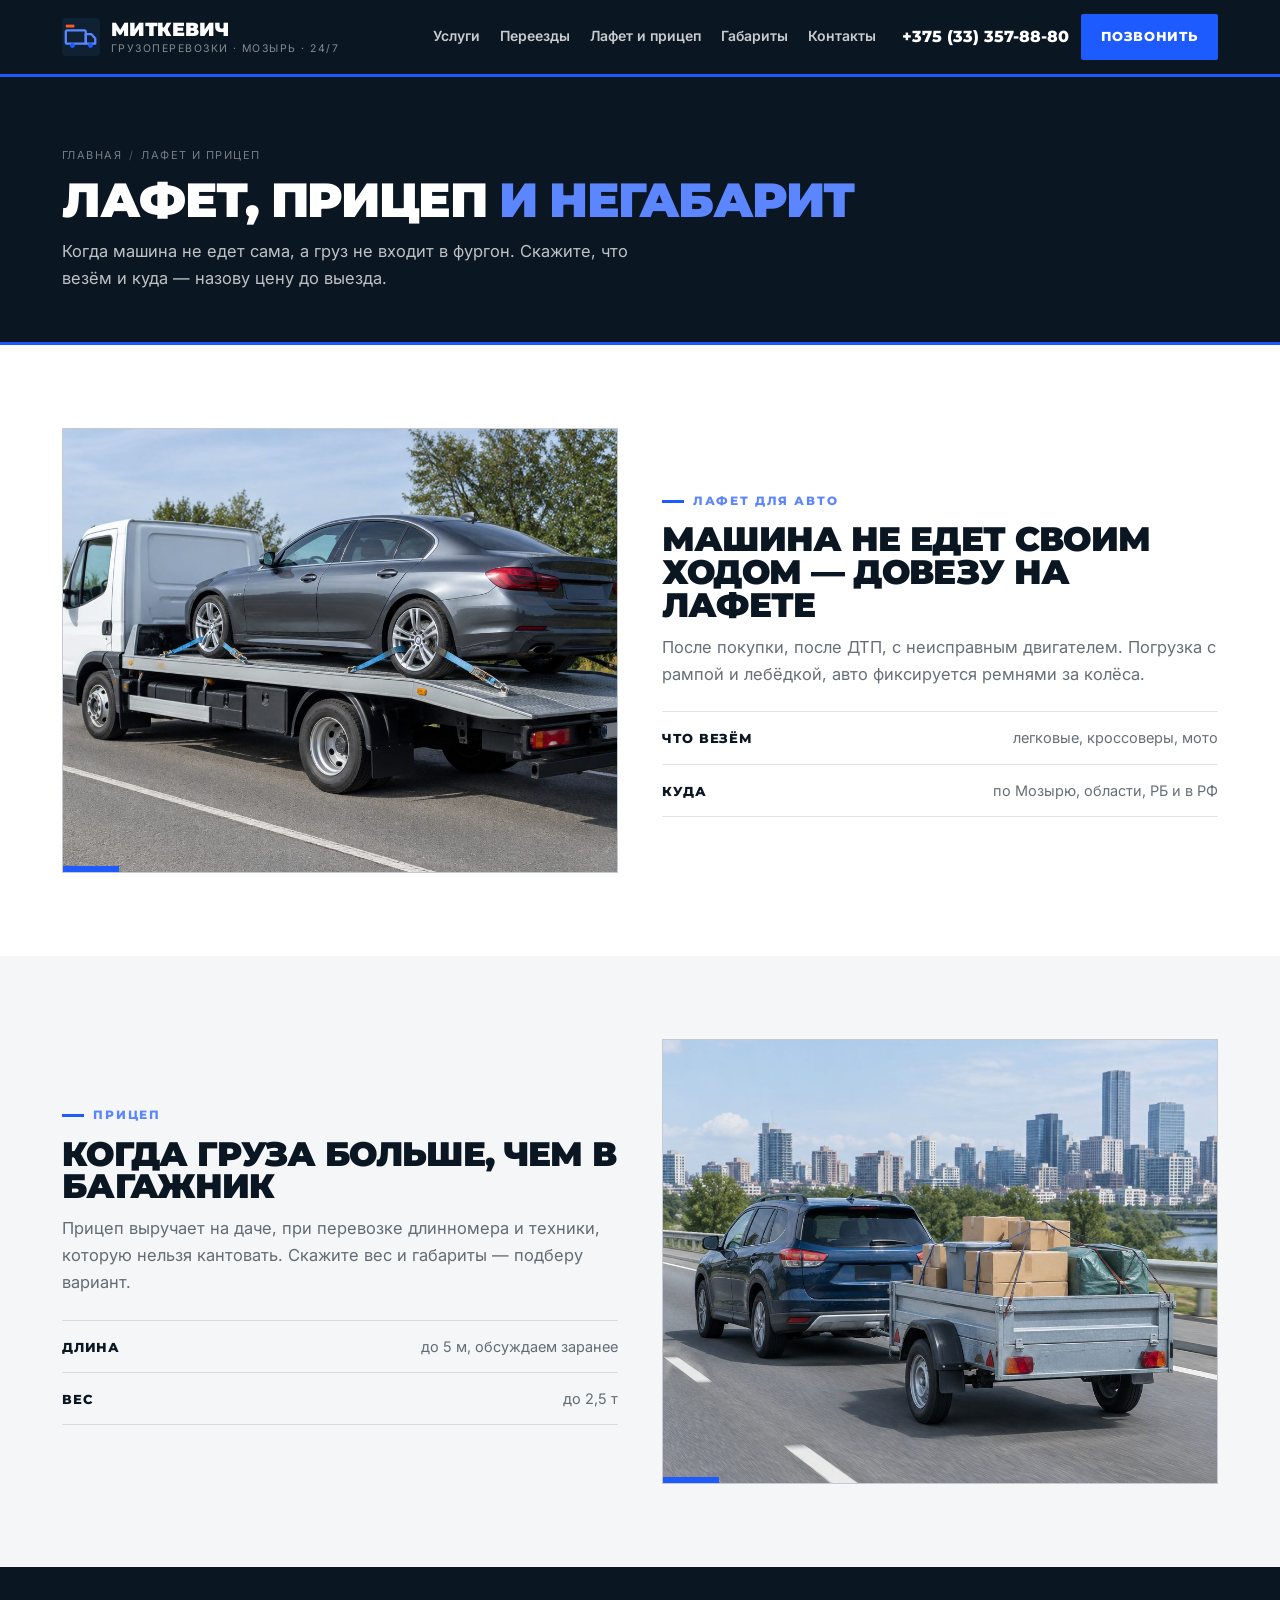
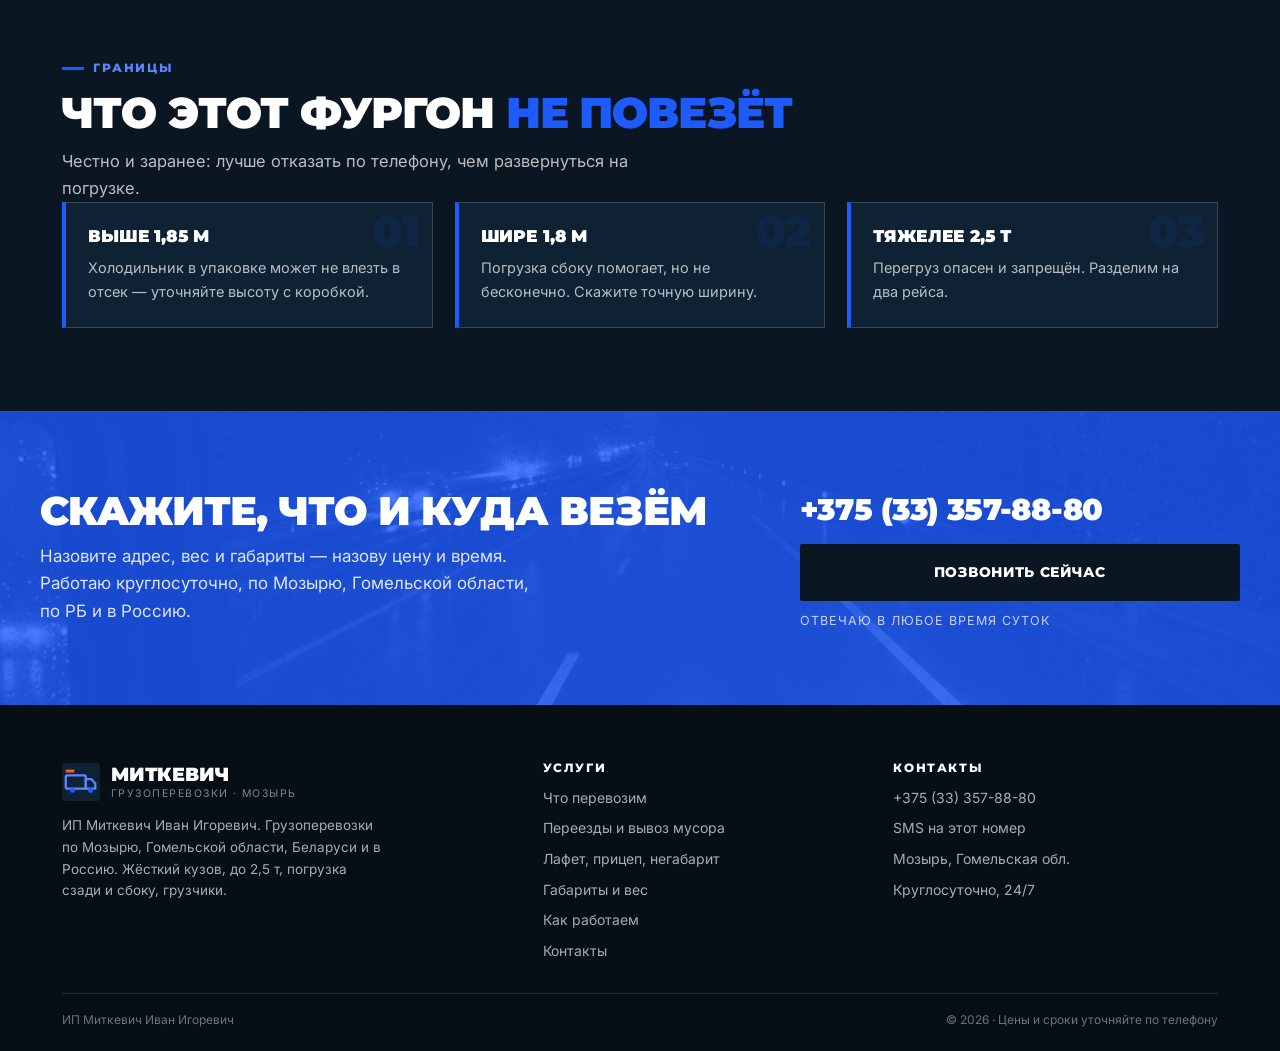
<file: lafet.html>
<!doctype html><html lang="ru"><head><meta charset="utf-8"><meta name="viewport" content="width=device-width, initial-scale=1">
<title>Лафет для авто и прицеп в Мозыре — перевозка авто | ИП Миткевич</title><meta name="description" content="Лафет для перевозки автомобиля и прицеп в Мозыре: авто после покупки, после ДТП, негабаритный груз. Погрузка с рампой, крепление ремнями."><meta name="theme-color" content="#0A1622">
<link rel="icon" href="assets/img/favicon.svg" type="image/svg+xml"><link rel="stylesheet" href="assets/css/style.css?v=4"></head><body>
<header class="site-head"><div class="wrap head-in">
<a class="brand" href="index.html"><svg class="brand-mark" viewBox="0 0 40 40" aria-hidden="true"><rect width="40" height="40" rx="4" fill="#0F2233"/><rect x="4" y="13" width="21" height="14" rx="1.5" fill="none" stroke="#5C86FF" stroke-width="2.4"/><path d="M25 17h6l4 4.5V27h-10z" fill="none" stroke="#5C86FF" stroke-width="2.4" stroke-linejoin="round"/><circle cx="11" cy="29" r="2.6" fill="#1E5BFF"/><circle cx="30" cy="29" r="2.6" fill="#1E5BFF"/><rect x="4" y="7" width="9" height="3" fill="#FF5A1F"/></svg><span class="brand-txt"><b>Миткевич</b><span>грузоперевозки · Мозырь · 24/7</span></span></a>
<nav class="nav" id="nav"><a href="uslugi.html">Услуги</a><a href="pereezd.html">Переезды</a><a href="lafet.html" class="on">Лафет и прицеп</a><a href="parametry.html">Габариты</a><a href="kontakty.html">Контакты</a></nav>
<div class="head-cta"><a class="head-phone" href="tel:+375333578880">+375 (33) 357-88-80</a><a class="btn btn--sm" href="tel:+375333578880">Позвонить</a><button class="burger" id="burger" aria-label="Меню" aria-expanded="false"><span></span></button></div>
</div></header>
<section class="page-head"><div class="wrap"><div class="crumbs"><a href="index.html">Главная</a><span>/</span>Лафет и прицеп</div><h1>Лафет, прицеп <span>и негабарит</span></h1><p class="lead">Когда машина не едет сама, а груз не входит в фургон. Скажите, что везём и куда — назову цену до выезда.</p></div></section>
<section class="sec"><div class="wrap"><div class="split rv">
<div class="split-ph"><img src="assets/img/lafet.jpg" alt="Лафет с автомобилем" width="1024" height="1024" loading="lazy"></div>
<div><span class="kick">Лафет для авто</span><h2 class="mt-s">Машина не едет своим ходом — довезу на лафете</h2><p class="lead">После покупки, после ДТП, с неисправным двигателем. Погрузка с рампой и лебёдкой, авто фиксируется ремнями за колёса.</p><div class="rows mt-m"><div class="row"><div class="t">Что везём</div><div class="d">легковые, кроссоверы, мото</div></div><div class="row"><div class="t">Куда</div><div class="d">по Мозырю, области, РБ и в РФ</div></div></div></div>
</div></div></section><section class="sec sec--paper"><div class="wrap"><div class="split rv split--rev">
<div class="split-ph"><img src="assets/img/trailer.jpg" alt="Автомобиль с прицепом" width="1024" height="1024" loading="lazy"></div>
<div><span class="kick">Прицеп</span><h2 class="mt-s">Когда груза больше, чем в багажник</h2><p class="lead">Прицеп выручает на даче, при перевозке длинномера и техники, которую нельзя кантовать. Скажите вес и габариты — подберу вариант.</p><div class="rows mt-m"><div class="row"><div class="t">Длина</div><div class="d">до 5 м, обсуждаем заранее</div></div><div class="row"><div class="t">Вес</div><div class="d">до 2,5 т</div></div></div></div>
</div></div></section><section class="sec sec--ink"><div class="wrap"><div class="sec-head rv"><span class="kick">Границы</span>
<h2 class="stitle">Что этот фургон <span>не повезёт</span></h2>
<p class="lead">Честно и заранее: лучше отказать по телефону, чем развернуться на погрузке.</p></div><div class="g3 rv"><div class="sym" data-n="01"><h3>Выше 1,85 м</h3><p>Холодильник в упаковке может не влезть в отсек — уточняйте высоту с коробкой.</p></div><div class="sym" data-n="02"><h3>Шире 1,8 м</h3><p>Погрузка сбоку помогает, но не бесконечно. Скажите точную ширину.</p></div><div class="sym" data-n="03"><h3>Тяжелее 2,5 т</h3><p>Перегруз опасен и запрещён. Разделим на два рейса.</p></div></div></div></section>
<section class="cta"><img src="assets/img/road.jpg" alt="" width="1024" height="1024" loading="lazy"><div class="wrap cta-in">
<div><h2>Скажите, что и куда везём</h2><p>Назовите адрес, вес и габариты — назову цену и время. Работаю круглосуточно, по Мозырю, Гомельской области, по РБ и в Россию.</p></div>
<div class="cta-actions"><a class="cta-phone" href="tel:+375333578880">+375 (33) 357-88-80</a><a class="btn" href="tel:+375333578880">Позвонить сейчас</a><span class="cta-note">Отвечаю в любое время суток</span></div>
</div></section>
<footer class="site-foot"><div class="wrap">
<div class="foot-grid">
<div><a class="brand" href="index.html"><svg class="brand-mark" viewBox="0 0 40 40" aria-hidden="true"><rect width="40" height="40" rx="4" fill="#0F2233"/><rect x="4" y="13" width="21" height="14" rx="1.5" fill="none" stroke="#5C86FF" stroke-width="2.4"/><path d="M25 17h6l4 4.5V27h-10z" fill="none" stroke="#5C86FF" stroke-width="2.4" stroke-linejoin="round"/><circle cx="11" cy="29" r="2.6" fill="#1E5BFF"/><circle cx="30" cy="29" r="2.6" fill="#1E5BFF"/><rect x="4" y="7" width="9" height="3" fill="#FF5A1F"/></svg><span class="brand-txt"><b>Миткевич</b><span>грузоперевозки · Мозырь</span></span></a>
<p class="foot-about">ИП Миткевич Иван Игоревич. Грузоперевозки по Мозырю, Гомельской области, Беларуси и в Россию. Жёсткий кузов, до 2,5 т, погрузка сзади и сбоку, грузчики.</p></div>
<div><h4>Услуги</h4><div class="foot-links"><a href="uslugi.html">Что перевозим</a><a href="pereezd.html">Переезды и вывоз мусора</a><a href="lafet.html">Лафет, прицеп, негабарит</a><a href="parametry.html">Габариты и вес</a><a href="kak-rabotaem.html">Как работаем</a><a href="kontakty.html">Контакты</a></div></div>
<div><h4>Контакты</h4><div class="foot-links"><a href="tel:+375333578880">+375 (33) 357-88-80</a><a href="sms:+375333578880">SMS на этот номер</a><a href="kontakty.html">Мозырь, Гомельская обл.</a><span>Круглосуточно, 24/7</span></div></div>
</div>
<div class="foot-bottom"><span>ИП Миткевич Иван Игоревич</span><span>© <span data-year>2026</span> · Цены и сроки уточняйте по телефону</span></div>
</div></footer>
<script src="assets/js/app.js"></script></body></html>
</file>
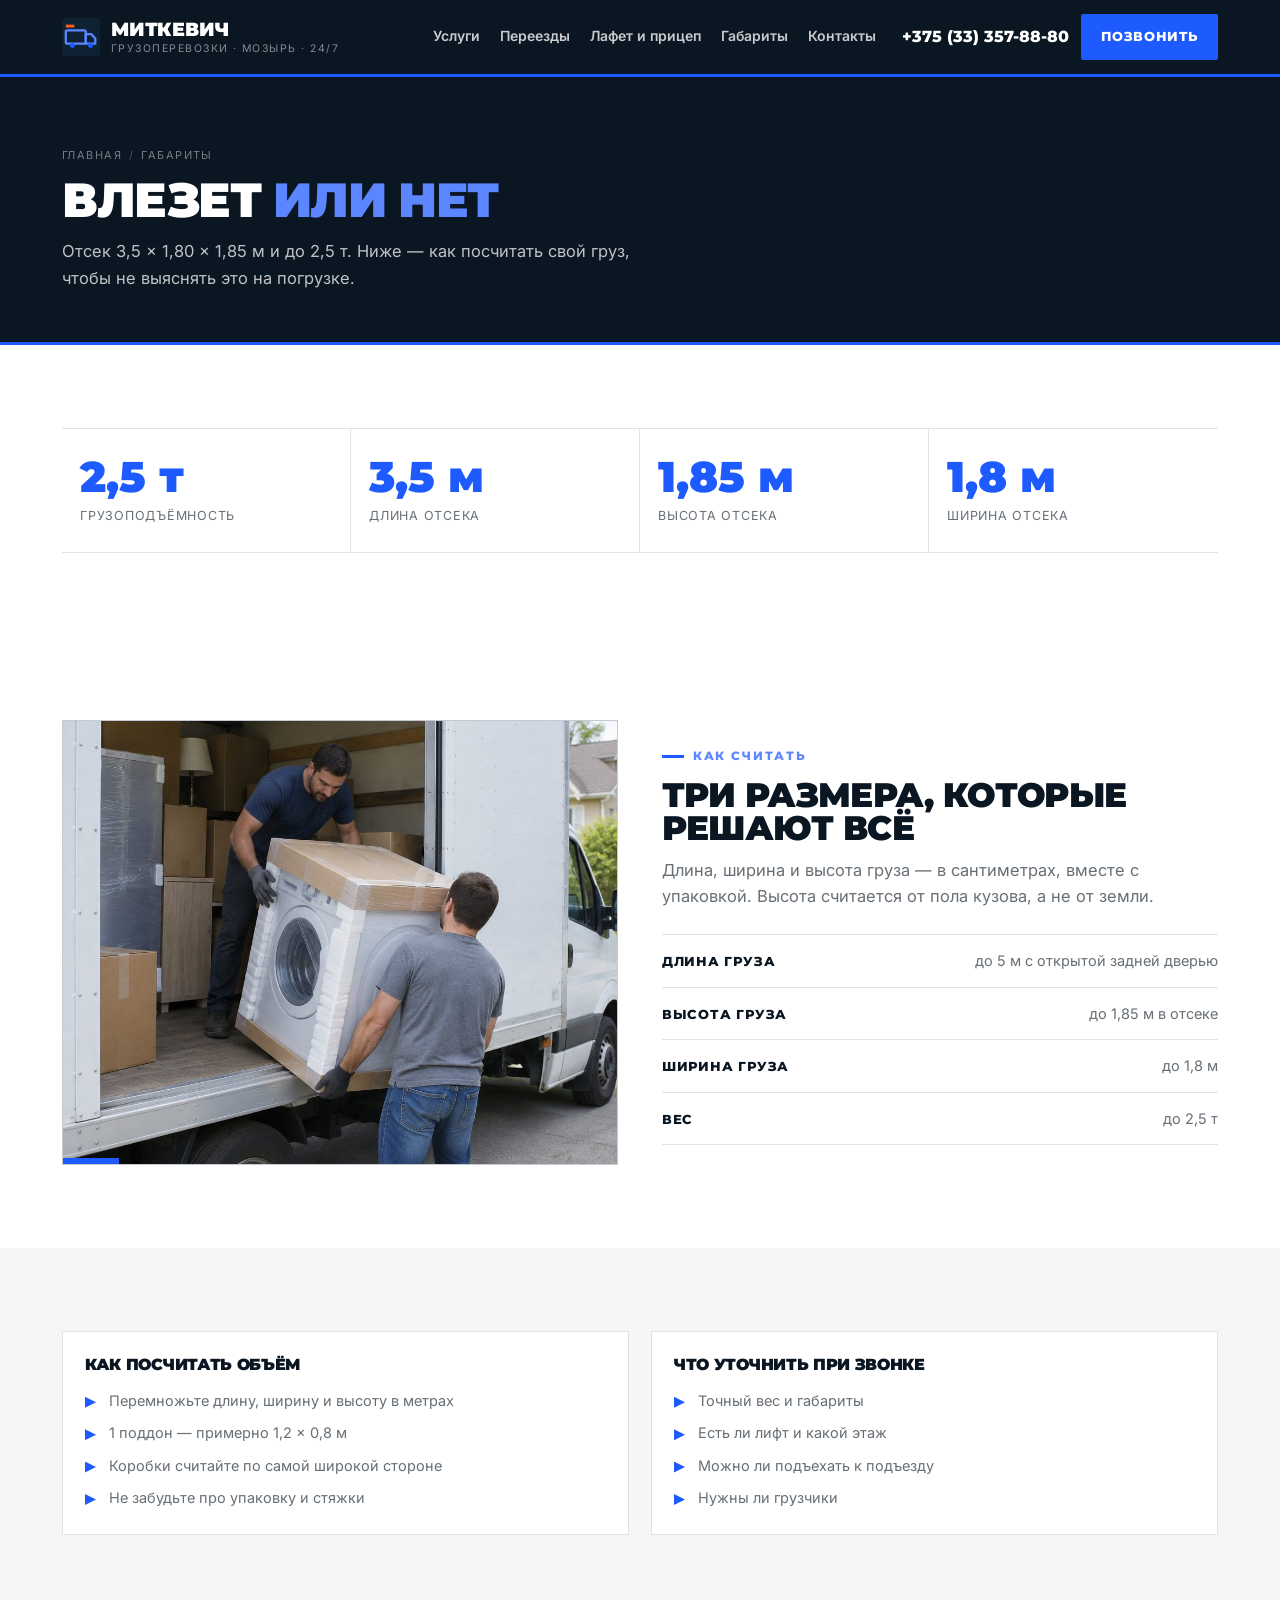
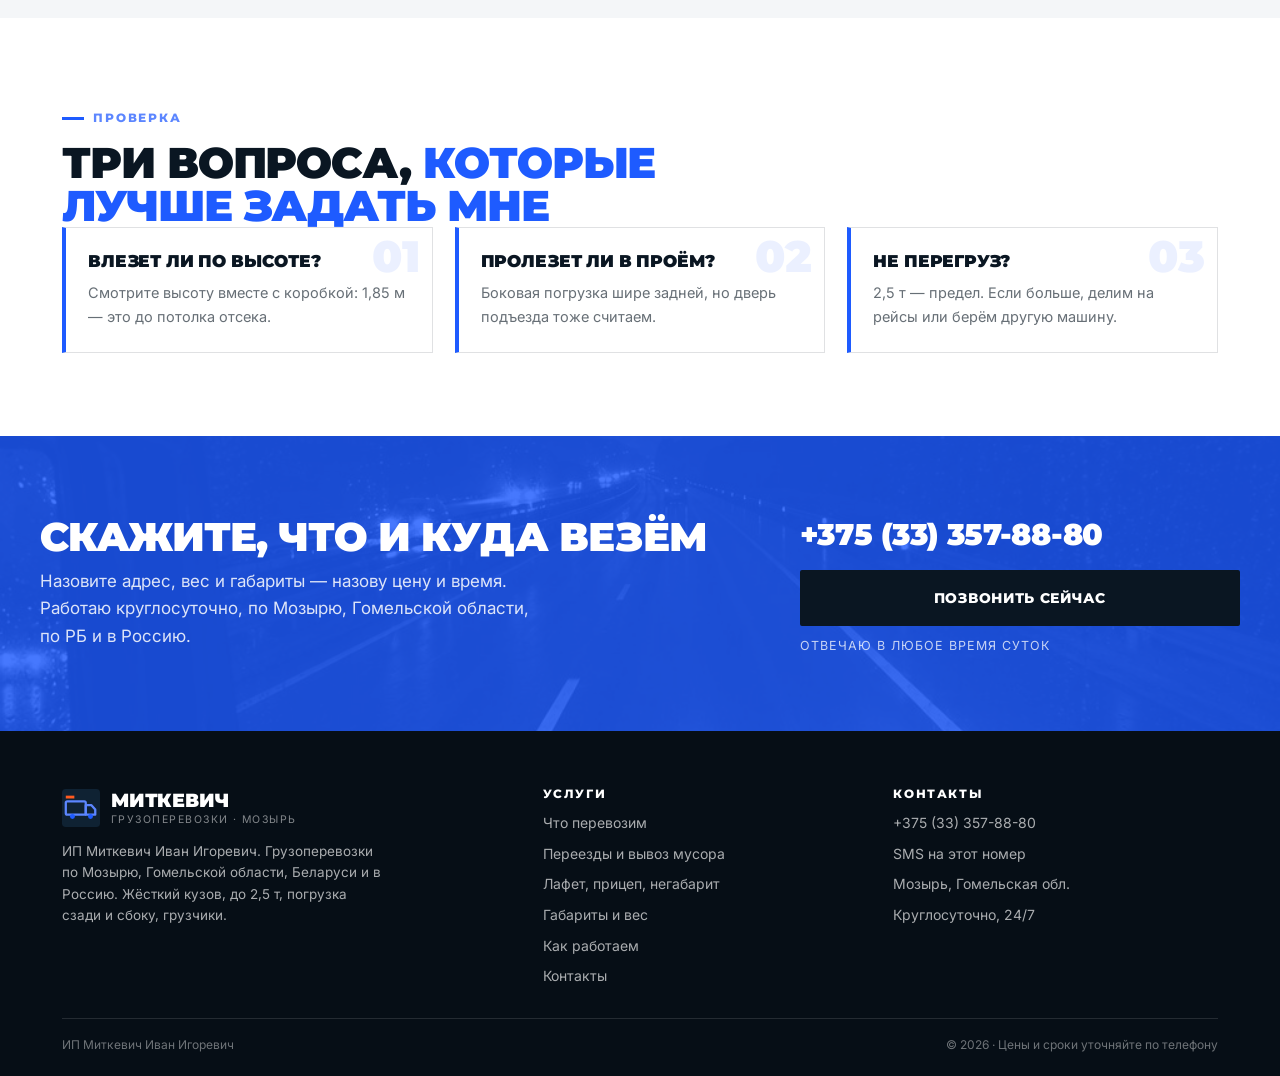
<file: parametry.html>
<!doctype html><html lang="ru"><head><meta charset="utf-8"><meta name="viewport" content="width=device-width, initial-scale=1">
<title>Габариты фургона — 3,5 × 1,8 × 1,85 м, до 2,5 т | ИП Миткевич Мозырь</title><meta name="description" content="Габариты грузового отсека: 3,5 × 1,8 × 1,85 м, грузоподъёмность до 2,5 т, погрузка сзади и сбоку. Как правильно измерить груз перед перевозкой."><meta name="theme-color" content="#0A1622">
<link rel="icon" href="assets/img/favicon.svg" type="image/svg+xml"><link rel="stylesheet" href="assets/css/style.css?v=4"></head><body>
<header class="site-head"><div class="wrap head-in">
<a class="brand" href="index.html"><svg class="brand-mark" viewBox="0 0 40 40" aria-hidden="true"><rect width="40" height="40" rx="4" fill="#0F2233"/><rect x="4" y="13" width="21" height="14" rx="1.5" fill="none" stroke="#5C86FF" stroke-width="2.4"/><path d="M25 17h6l4 4.5V27h-10z" fill="none" stroke="#5C86FF" stroke-width="2.4" stroke-linejoin="round"/><circle cx="11" cy="29" r="2.6" fill="#1E5BFF"/><circle cx="30" cy="29" r="2.6" fill="#1E5BFF"/><rect x="4" y="7" width="9" height="3" fill="#FF5A1F"/></svg><span class="brand-txt"><b>Миткевич</b><span>грузоперевозки · Мозырь · 24/7</span></span></a>
<nav class="nav" id="nav"><a href="uslugi.html">Услуги</a><a href="pereezd.html">Переезды</a><a href="lafet.html">Лафет и прицеп</a><a href="parametry.html" class="on">Габариты</a><a href="kontakty.html">Контакты</a></nav>
<div class="head-cta"><a class="head-phone" href="tel:+375333578880">+375 (33) 357-88-80</a><a class="btn btn--sm" href="tel:+375333578880">Позвонить</a><button class="burger" id="burger" aria-label="Меню" aria-expanded="false"><span></span></button></div>
</div></header>
<section class="page-head"><div class="wrap"><div class="crumbs"><a href="index.html">Главная</a><span>/</span>Габариты</div><h1>Влезет <span>или нет</span></h1><p class="lead">Отсек 3,5 × 1,80 × 1,85 м и до 2,5 т. Ниже — как посчитать свой груз, чтобы не выяснять это на погрузке.</p></div></section>
<section class="sec"><div class="wrap"><div class="nums rv"><div><b>2,5 т</b><span>грузоподъёмность</span></div><div><b>3,5 м</b><span>длина отсека</span></div><div><b>1,85 м</b><span>высота отсека</span></div><div><b>1,8 м</b><span>ширина отсека</span></div></div></div></section><section class="sec"><div class="wrap"><div class="split rv">
<div class="split-ph"><img src="assets/img/appl.jpg" alt="Погрузка коробок в отсек фургона" width="1024" height="1024" loading="lazy"></div>
<div><span class="kick">Как считать</span><h2 class="mt-s">Три размера, которые решают всё</h2><p class="lead">Длина, ширина и высота груза — в сантиметрах, вместе с упаковкой. Высота считается от пола кузова, а не от земли.</p><div class="rows mt-m"><div class="row"><div class="t">Длина груза</div><div class="d">до 5 м с открытой задней дверью</div></div><div class="row"><div class="t">Высота груза</div><div class="d">до 1,85 м в отсеке</div></div><div class="row"><div class="t">Ширина груза</div><div class="d">до 1,8 м</div></div><div class="row"><div class="t">Вес</div><div class="d">до 2,5 т</div></div></div></div>
</div></div></section><section class="sec sec--paper"><div class="wrap"><div class="g2 rv"><div class="list-card"><h3>Как посчитать объём</h3><ul><li>Перемножьте длину, ширину и высоту в метрах</li><li>1 поддон — примерно 1,2 × 0,8 м</li><li>Коробки считайте по самой широкой стороне</li><li>Не забудьте про упаковку и стяжки</li></ul></div><div class="list-card"><h3>Что уточнить при звонке</h3><ul><li>Точный вес и габариты</li><li>Есть ли лифт и какой этаж</li><li>Можно ли подъехать к подъезду</li><li>Нужны ли грузчики</li></ul></div></div></div></section><section class="sec"><div class="wrap"><div class="sec-head rv"><span class="kick">Проверка</span>
<h2 class="stitle">Три вопроса, <span>которые лучше задать мне</span></h2></div><div class="g3 rv"><div class="sym" data-n="01"><h3>Влезет ли по высоте?</h3><p>Смотрите высоту вместе с коробкой: 1,85 м — это до потолка отсека.</p></div><div class="sym" data-n="02"><h3>Пролезет ли в проём?</h3><p>Боковая погрузка шире задней, но дверь подъезда тоже считаем.</p></div><div class="sym" data-n="03"><h3>Не перегруз?</h3><p>2,5 т — предел. Если больше, делим на рейсы или берём другую машину.</p></div></div></div></section>
<section class="cta"><img src="assets/img/road.jpg" alt="" width="1024" height="1024" loading="lazy"><div class="wrap cta-in">
<div><h2>Скажите, что и куда везём</h2><p>Назовите адрес, вес и габариты — назову цену и время. Работаю круглосуточно, по Мозырю, Гомельской области, по РБ и в Россию.</p></div>
<div class="cta-actions"><a class="cta-phone" href="tel:+375333578880">+375 (33) 357-88-80</a><a class="btn" href="tel:+375333578880">Позвонить сейчас</a><span class="cta-note">Отвечаю в любое время суток</span></div>
</div></section>
<footer class="site-foot"><div class="wrap">
<div class="foot-grid">
<div><a class="brand" href="index.html"><svg class="brand-mark" viewBox="0 0 40 40" aria-hidden="true"><rect width="40" height="40" rx="4" fill="#0F2233"/><rect x="4" y="13" width="21" height="14" rx="1.5" fill="none" stroke="#5C86FF" stroke-width="2.4"/><path d="M25 17h6l4 4.5V27h-10z" fill="none" stroke="#5C86FF" stroke-width="2.4" stroke-linejoin="round"/><circle cx="11" cy="29" r="2.6" fill="#1E5BFF"/><circle cx="30" cy="29" r="2.6" fill="#1E5BFF"/><rect x="4" y="7" width="9" height="3" fill="#FF5A1F"/></svg><span class="brand-txt"><b>Миткевич</b><span>грузоперевозки · Мозырь</span></span></a>
<p class="foot-about">ИП Миткевич Иван Игоревич. Грузоперевозки по Мозырю, Гомельской области, Беларуси и в Россию. Жёсткий кузов, до 2,5 т, погрузка сзади и сбоку, грузчики.</p></div>
<div><h4>Услуги</h4><div class="foot-links"><a href="uslugi.html">Что перевозим</a><a href="pereezd.html">Переезды и вывоз мусора</a><a href="lafet.html">Лафет, прицеп, негабарит</a><a href="parametry.html">Габариты и вес</a><a href="kak-rabotaem.html">Как работаем</a><a href="kontakty.html">Контакты</a></div></div>
<div><h4>Контакты</h4><div class="foot-links"><a href="tel:+375333578880">+375 (33) 357-88-80</a><a href="sms:+375333578880">SMS на этот номер</a><a href="kontakty.html">Мозырь, Гомельская обл.</a><span>Круглосуточно, 24/7</span></div></div>
</div>
<div class="foot-bottom"><span>ИП Миткевич Иван Игоревич</span><span>© <span data-year>2026</span> · Цены и сроки уточняйте по телефону</span></div>
</div></footer>
<script src="assets/js/app.js"></script></body></html>
</file>
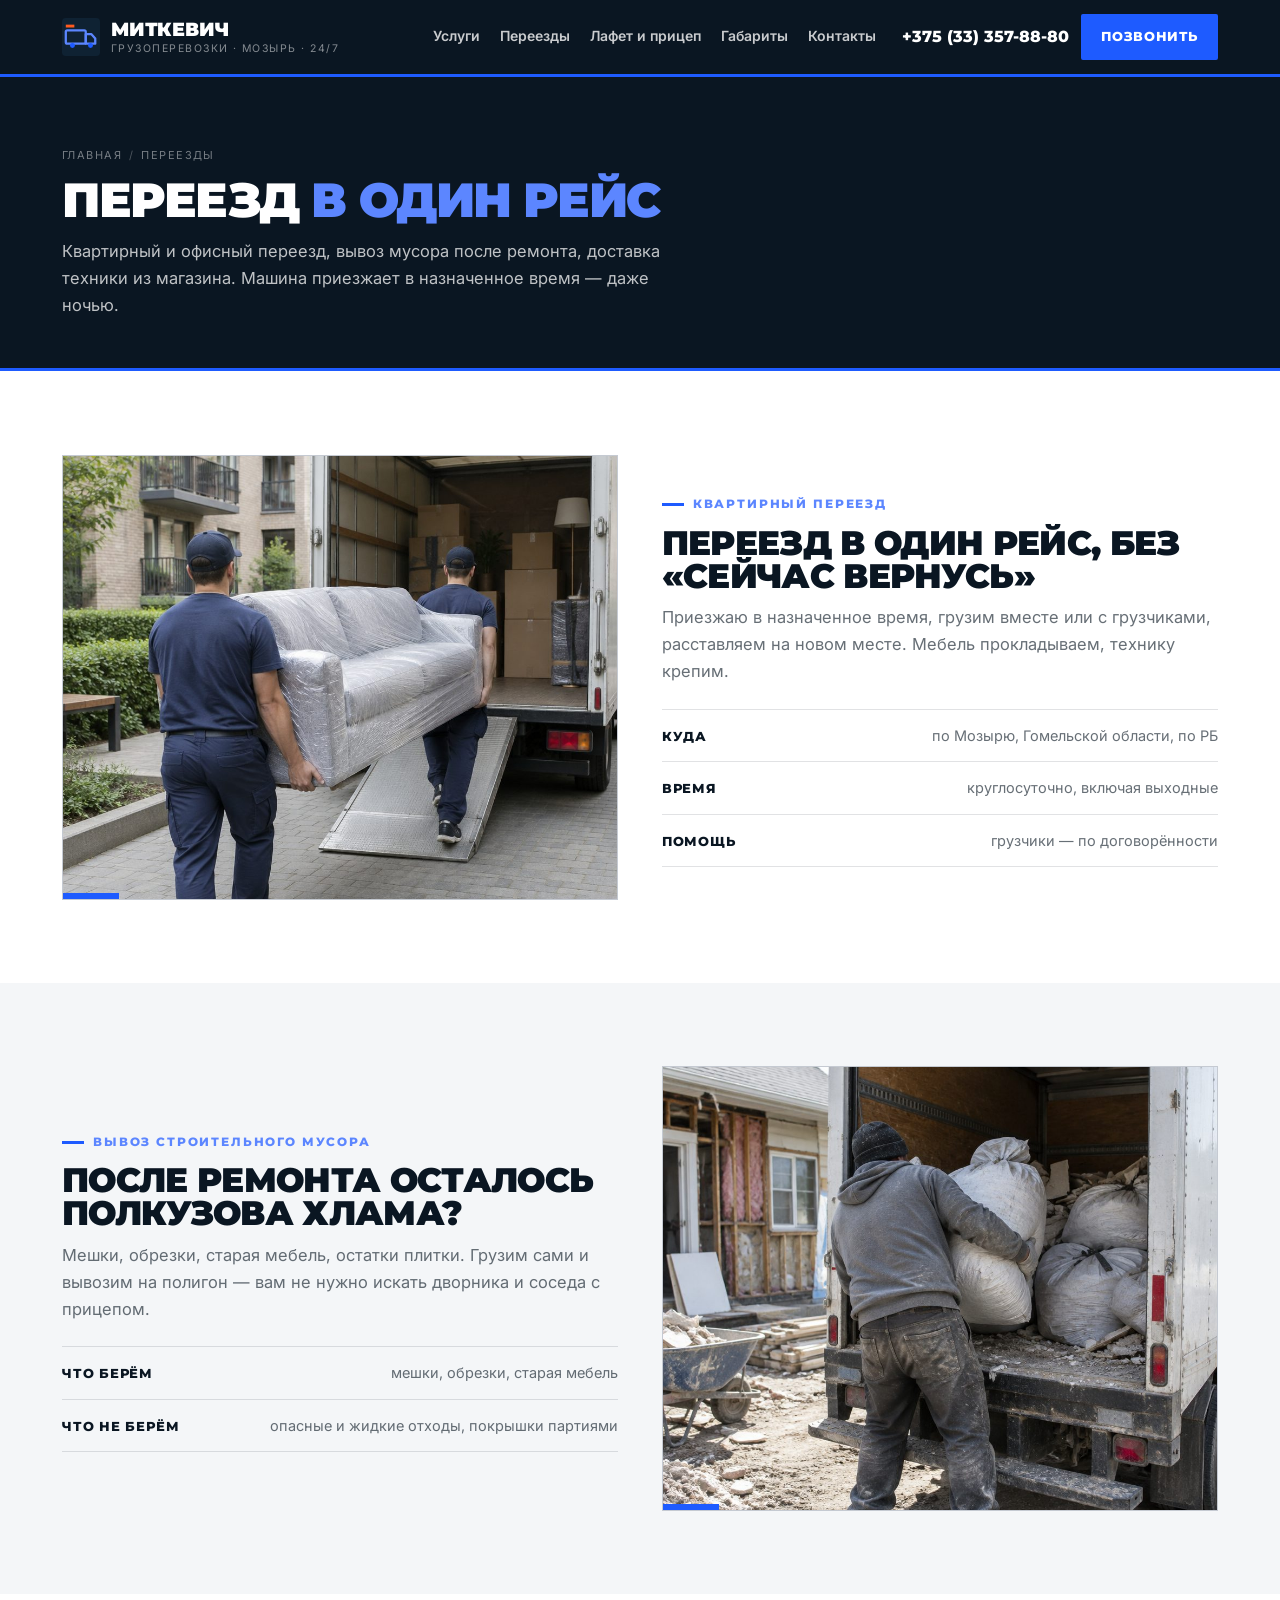
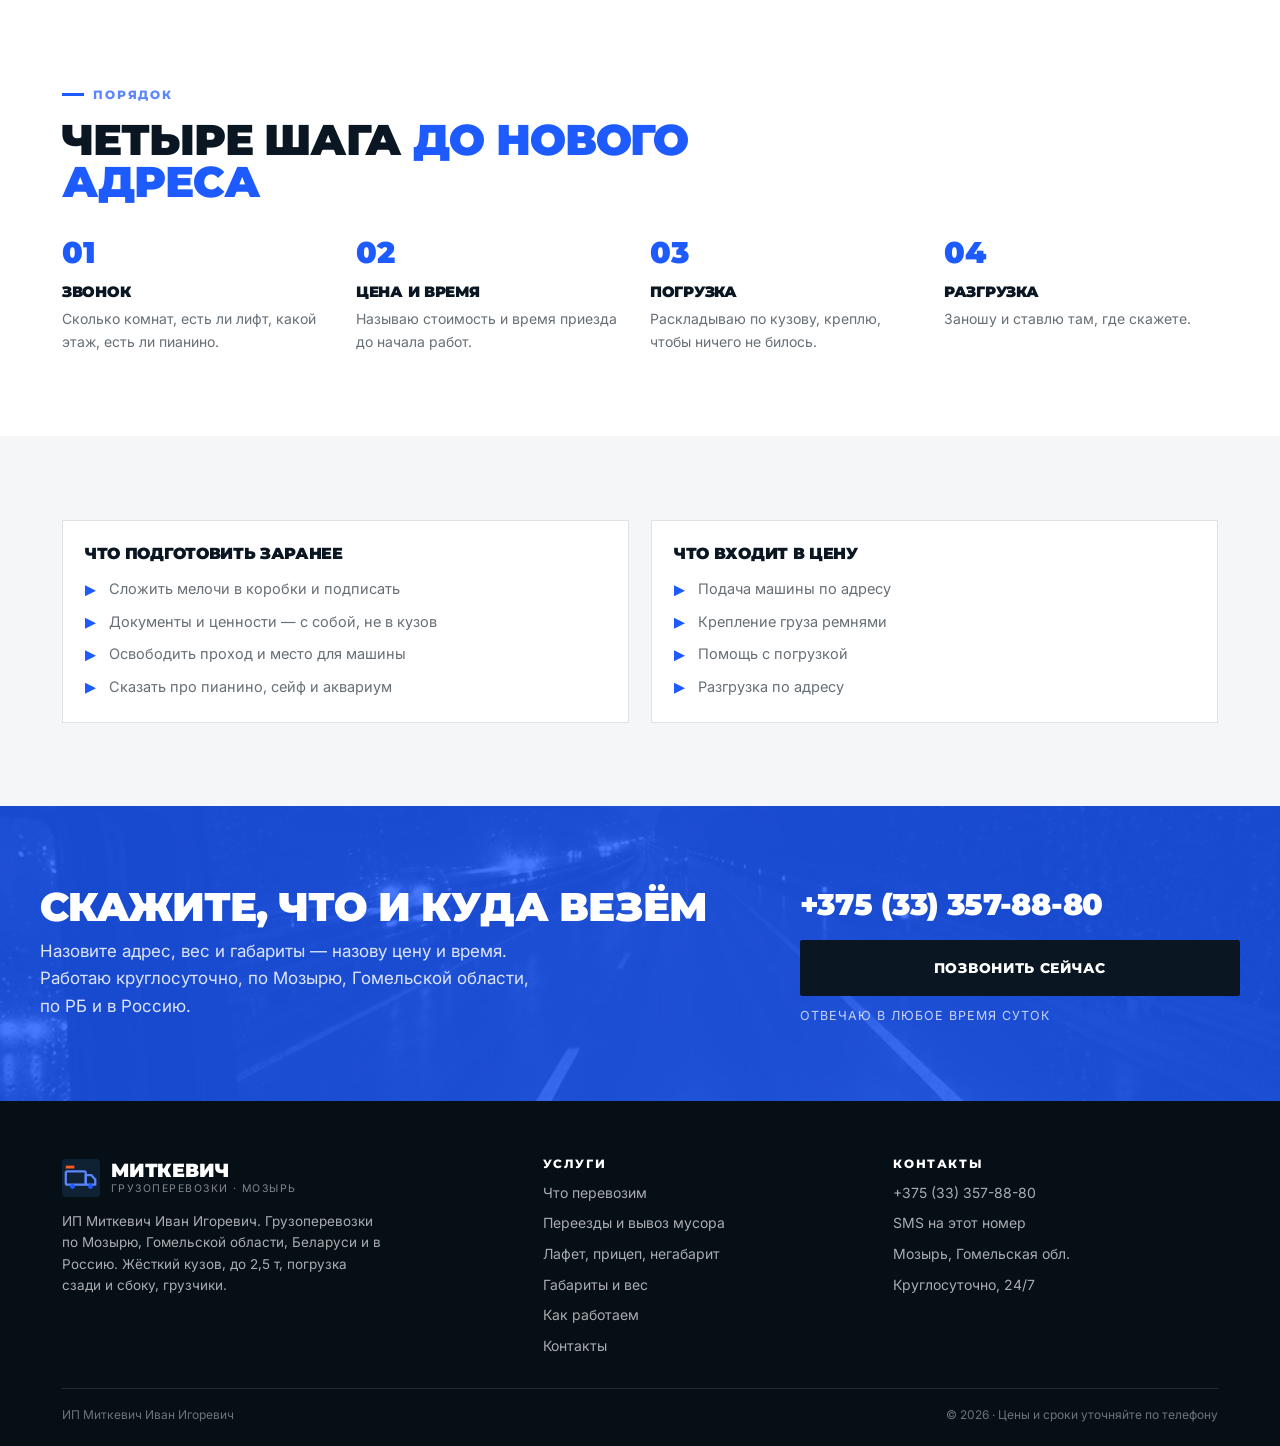
<file: pereezd.html>
<!doctype html><html lang="ru"><head><meta charset="utf-8"><meta name="viewport" content="width=device-width, initial-scale=1">
<title>Квартирный и офисный переезд в Мозыре — 24/7 | ИП Миткевич</title><meta name="description" content="Квартирный и офисный переезд в Мозыре, вывоз строительного мусора, доставка техники и мебели. Жёсткий фургон до 2,5 т, грузчики, работаем круглосуточно."><meta name="theme-color" content="#0A1622">
<link rel="icon" href="assets/img/favicon.svg" type="image/svg+xml"><link rel="stylesheet" href="assets/css/style.css?v=4"></head><body>
<header class="site-head"><div class="wrap head-in">
<a class="brand" href="index.html"><svg class="brand-mark" viewBox="0 0 40 40" aria-hidden="true"><rect width="40" height="40" rx="4" fill="#0F2233"/><rect x="4" y="13" width="21" height="14" rx="1.5" fill="none" stroke="#5C86FF" stroke-width="2.4"/><path d="M25 17h6l4 4.5V27h-10z" fill="none" stroke="#5C86FF" stroke-width="2.4" stroke-linejoin="round"/><circle cx="11" cy="29" r="2.6" fill="#1E5BFF"/><circle cx="30" cy="29" r="2.6" fill="#1E5BFF"/><rect x="4" y="7" width="9" height="3" fill="#FF5A1F"/></svg><span class="brand-txt"><b>Миткевич</b><span>грузоперевозки · Мозырь · 24/7</span></span></a>
<nav class="nav" id="nav"><a href="uslugi.html">Услуги</a><a href="pereezd.html" class="on">Переезды</a><a href="lafet.html">Лафет и прицеп</a><a href="parametry.html">Габариты</a><a href="kontakty.html">Контакты</a></nav>
<div class="head-cta"><a class="head-phone" href="tel:+375333578880">+375 (33) 357-88-80</a><a class="btn btn--sm" href="tel:+375333578880">Позвонить</a><button class="burger" id="burger" aria-label="Меню" aria-expanded="false"><span></span></button></div>
</div></header>
<section class="page-head"><div class="wrap"><div class="crumbs"><a href="index.html">Главная</a><span>/</span>Переезды</div><h1>Переезд <span>в один рейс</span></h1><p class="lead">Квартирный и офисный переезд, вывоз мусора после ремонта, доставка техники из магазина. Машина приезжает в назначенное время — даже ночью.</p></div></section>
<section class="sec"><div class="wrap"><div class="split rv">
<div class="split-ph"><img src="assets/img/move.jpg" alt="Грузчики загружают диван в фургон" width="1024" height="1024" loading="lazy"></div>
<div><span class="kick">Квартирный переезд</span><h2 class="mt-s">Переезд в один рейс, без «сейчас вернусь»</h2><p class="lead">Приезжаю в назначенное время, грузим вместе или с грузчиками, расставляем на новом месте. Мебель прокладываем, технику крепим.</p><div class="rows mt-m"><div class="row"><div class="t">Куда</div><div class="d">по Мозырю, Гомельской области, по РБ</div></div><div class="row"><div class="t">Время</div><div class="d">круглосуточно, включая выходные</div></div><div class="row"><div class="t">Помощь</div><div class="d">грузчики — по договорённости</div></div></div></div>
</div></div></section><section class="sec sec--paper"><div class="wrap"><div class="split rv split--rev">
<div class="split-ph"><img src="assets/img/debris.jpg" alt="Погрузка мешков со строительным мусором" width="1024" height="1024" loading="lazy"></div>
<div><span class="kick">Вывоз строительного мусора</span><h2 class="mt-s">После ремонта осталось полкузова хлама?</h2><p class="lead">Мешки, обрезки, старая мебель, остатки плитки. Грузим сами и вывозим на полигон — вам не нужно искать дворника и соседа с прицепом.</p><div class="rows mt-m"><div class="row"><div class="t">Что берём</div><div class="d">мешки, обрезки, старая мебель</div></div><div class="row"><div class="t">Что не берём</div><div class="d">опасные и жидкие отходы, покрышки партиями</div></div></div></div>
</div></div></section><section class="sec"><div class="wrap"><div class="sec-head rv"><span class="kick">Порядок</span>
<h2 class="stitle">Четыре шага <span>до нового адреса</span></h2></div><div class="steps mt-l rv"><div class="step"><h3>Звонок</h3><p>Сколько комнат, есть ли лифт, какой этаж, есть ли пианино.</p></div><div class="step"><h3>Цена и время</h3><p>Называю стоимость и время приезда до начала работ.</p></div><div class="step"><h3>Погрузка</h3><p>Раскладываю по кузову, креплю, чтобы ничего не билось.</p></div><div class="step"><h3>Разгрузка</h3><p>Заношу и ставлю там, где скажете.</p></div></div></div></section><section class="sec sec--paper"><div class="wrap"><div class="g2 rv"><div class="list-card"><h3>Что подготовить заранее</h3><ul><li>Сложить мелочи в коробки и подписать</li><li>Документы и ценности — с собой, не в кузов</li><li>Освободить проход и место для машины</li><li>Сказать про пианино, сейф и аквариум</li></ul></div><div class="list-card"><h3>Что входит в цену</h3><ul><li>Подача машины по адресу</li><li>Крепление груза ремнями</li><li>Помощь с погрузкой</li><li>Разгрузка по адресу</li></ul></div></div></div></section>
<section class="cta"><img src="assets/img/road.jpg" alt="" width="1024" height="1024" loading="lazy"><div class="wrap cta-in">
<div><h2>Скажите, что и куда везём</h2><p>Назовите адрес, вес и габариты — назову цену и время. Работаю круглосуточно, по Мозырю, Гомельской области, по РБ и в Россию.</p></div>
<div class="cta-actions"><a class="cta-phone" href="tel:+375333578880">+375 (33) 357-88-80</a><a class="btn" href="tel:+375333578880">Позвонить сейчас</a><span class="cta-note">Отвечаю в любое время суток</span></div>
</div></section>
<footer class="site-foot"><div class="wrap">
<div class="foot-grid">
<div><a class="brand" href="index.html"><svg class="brand-mark" viewBox="0 0 40 40" aria-hidden="true"><rect width="40" height="40" rx="4" fill="#0F2233"/><rect x="4" y="13" width="21" height="14" rx="1.5" fill="none" stroke="#5C86FF" stroke-width="2.4"/><path d="M25 17h6l4 4.5V27h-10z" fill="none" stroke="#5C86FF" stroke-width="2.4" stroke-linejoin="round"/><circle cx="11" cy="29" r="2.6" fill="#1E5BFF"/><circle cx="30" cy="29" r="2.6" fill="#1E5BFF"/><rect x="4" y="7" width="9" height="3" fill="#FF5A1F"/></svg><span class="brand-txt"><b>Миткевич</b><span>грузоперевозки · Мозырь</span></span></a>
<p class="foot-about">ИП Миткевич Иван Игоревич. Грузоперевозки по Мозырю, Гомельской области, Беларуси и в Россию. Жёсткий кузов, до 2,5 т, погрузка сзади и сбоку, грузчики.</p></div>
<div><h4>Услуги</h4><div class="foot-links"><a href="uslugi.html">Что перевозим</a><a href="pereezd.html">Переезды и вывоз мусора</a><a href="lafet.html">Лафет, прицеп, негабарит</a><a href="parametry.html">Габариты и вес</a><a href="kak-rabotaem.html">Как работаем</a><a href="kontakty.html">Контакты</a></div></div>
<div><h4>Контакты</h4><div class="foot-links"><a href="tel:+375333578880">+375 (33) 357-88-80</a><a href="sms:+375333578880">SMS на этот номер</a><a href="kontakty.html">Мозырь, Гомельская обл.</a><span>Круглосуточно, 24/7</span></div></div>
</div>
<div class="foot-bottom"><span>ИП Миткевич Иван Игоревич</span><span>© <span data-year>2026</span> · Цены и сроки уточняйте по телефону</span></div>
</div></footer>
<script src="assets/js/app.js"></script></body></html>
</file>
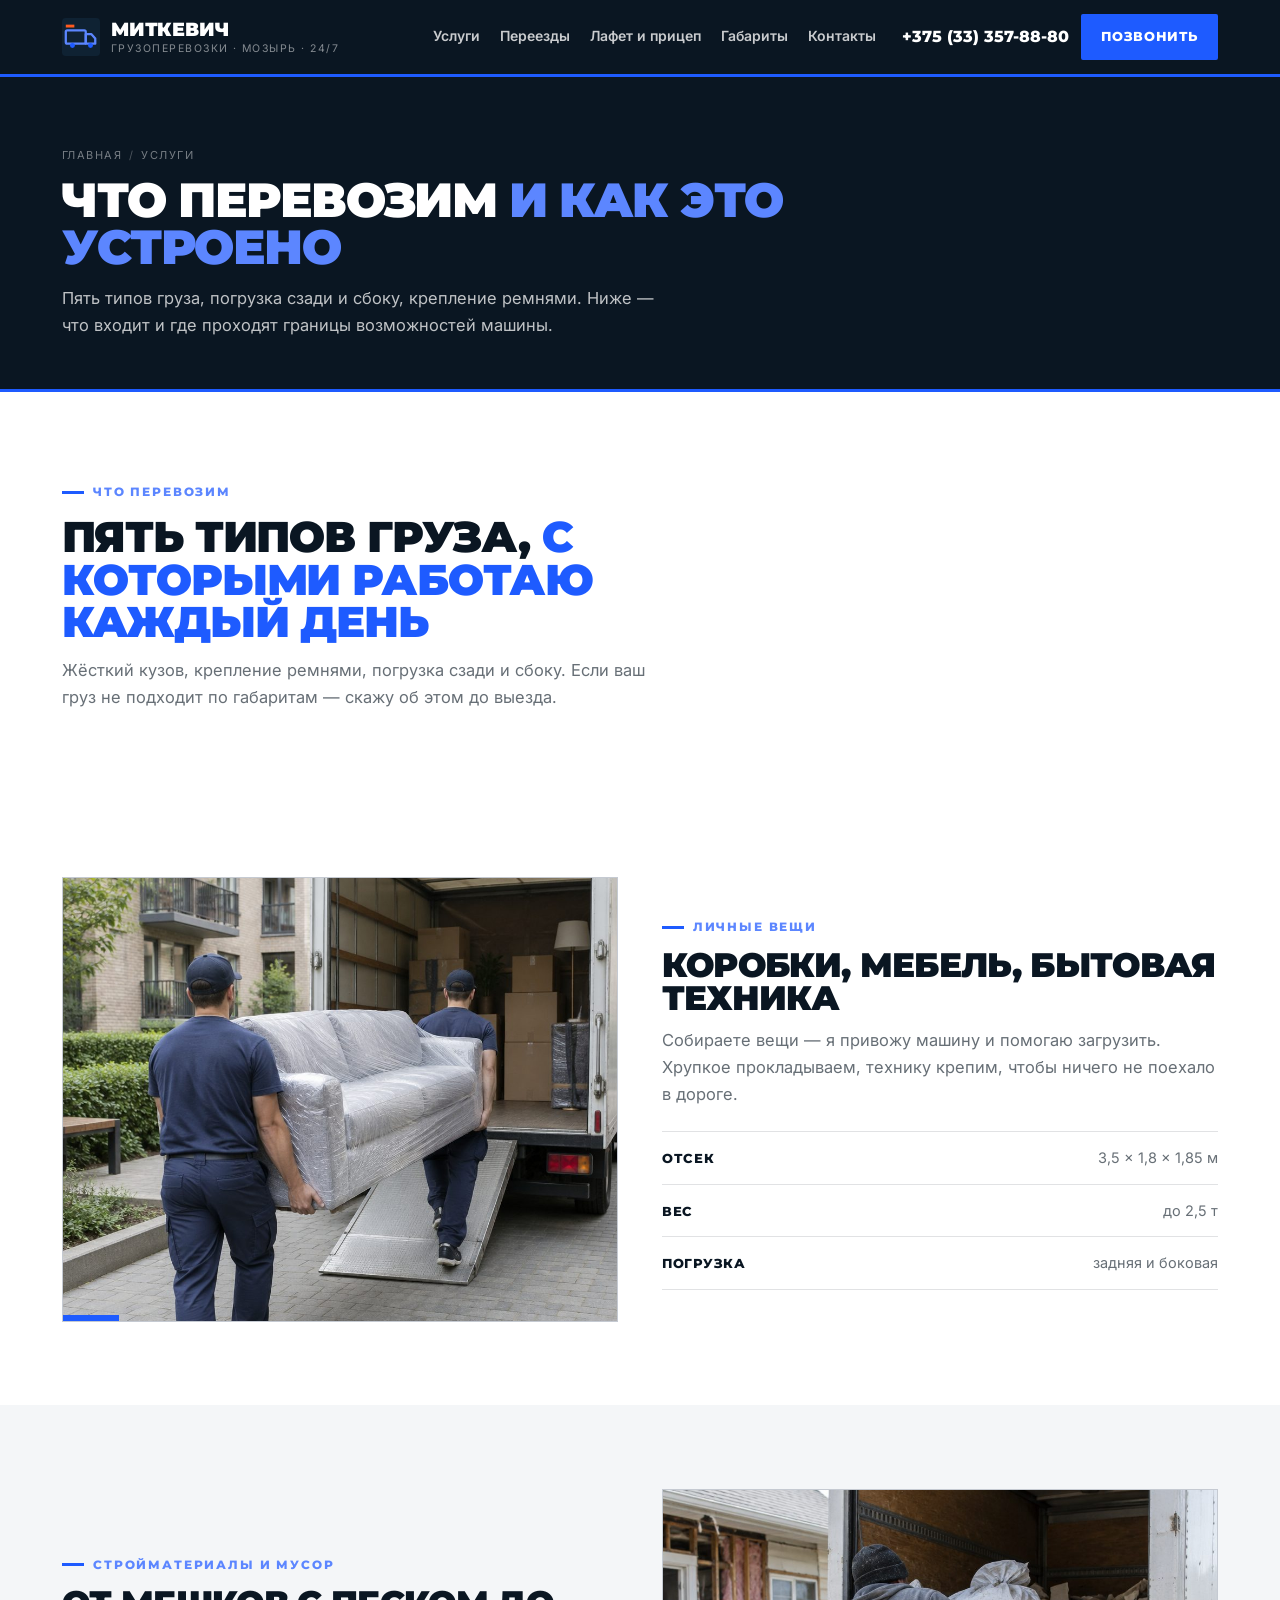
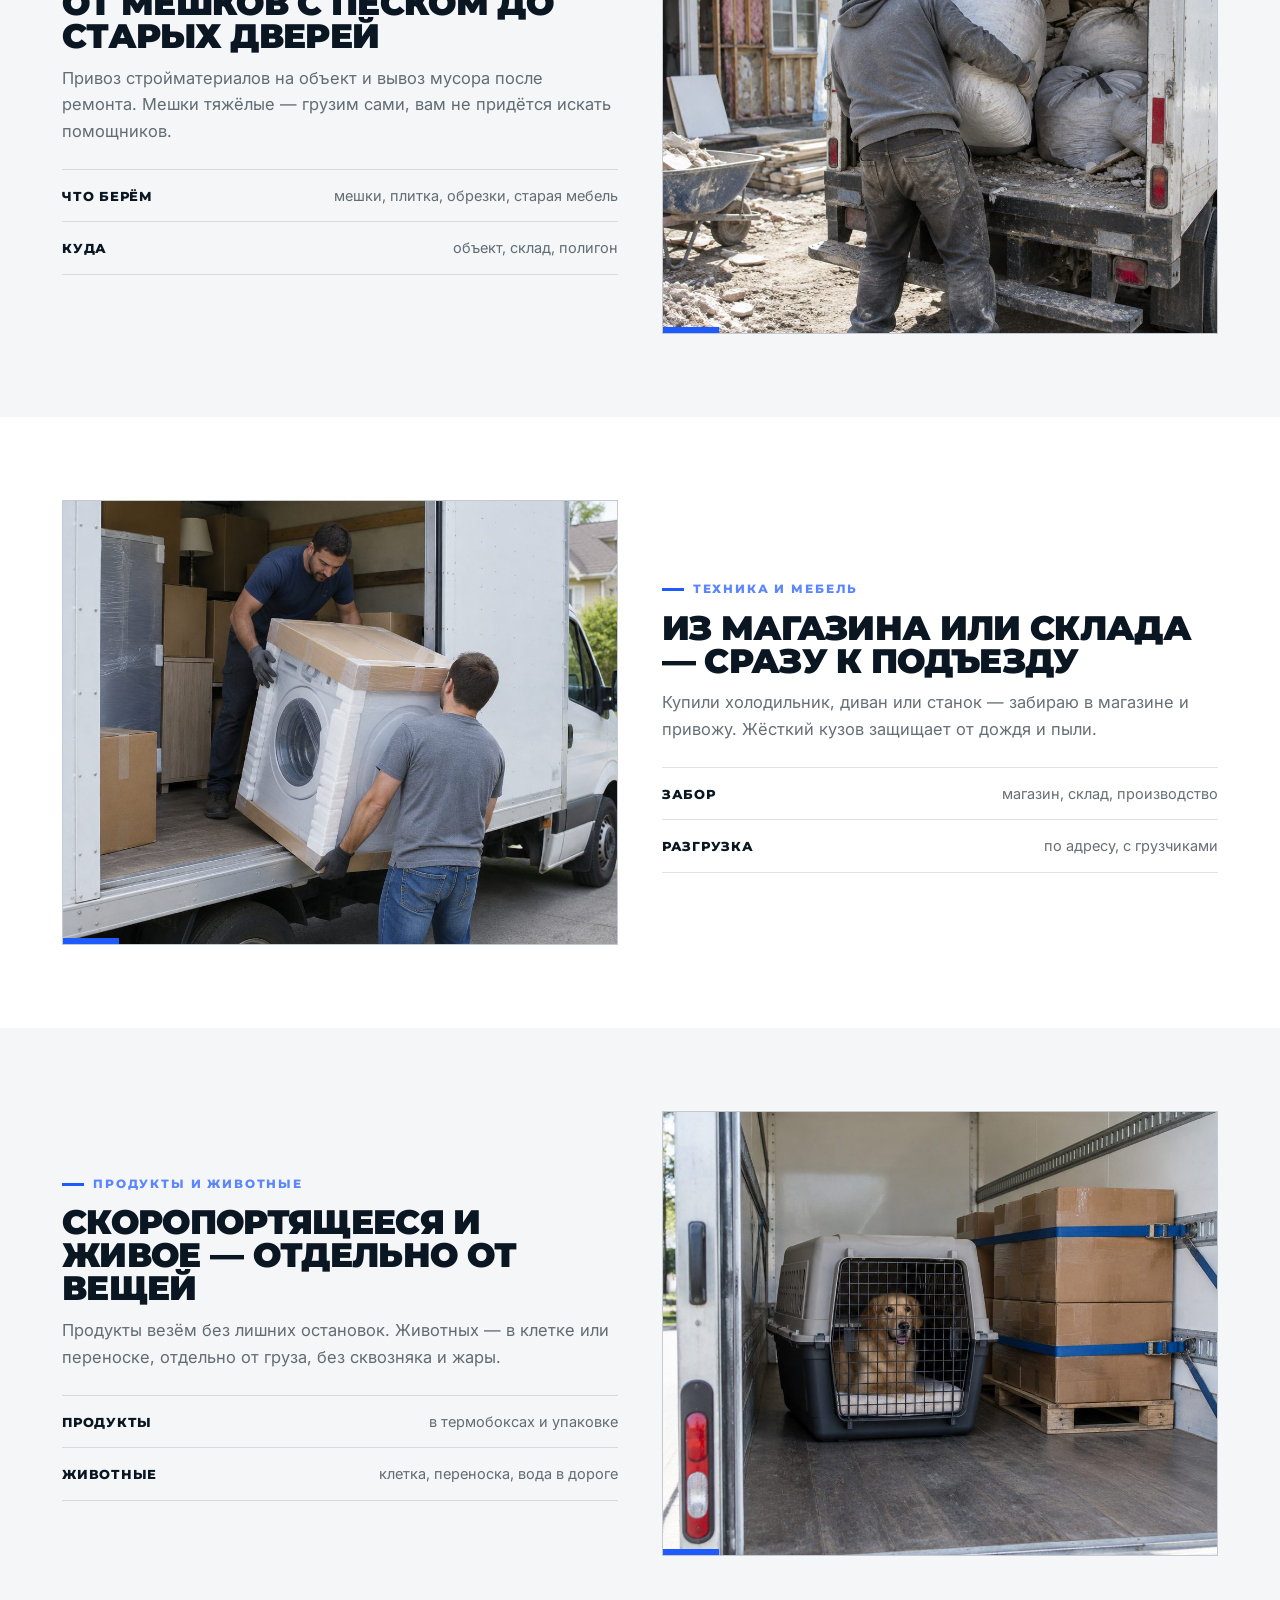
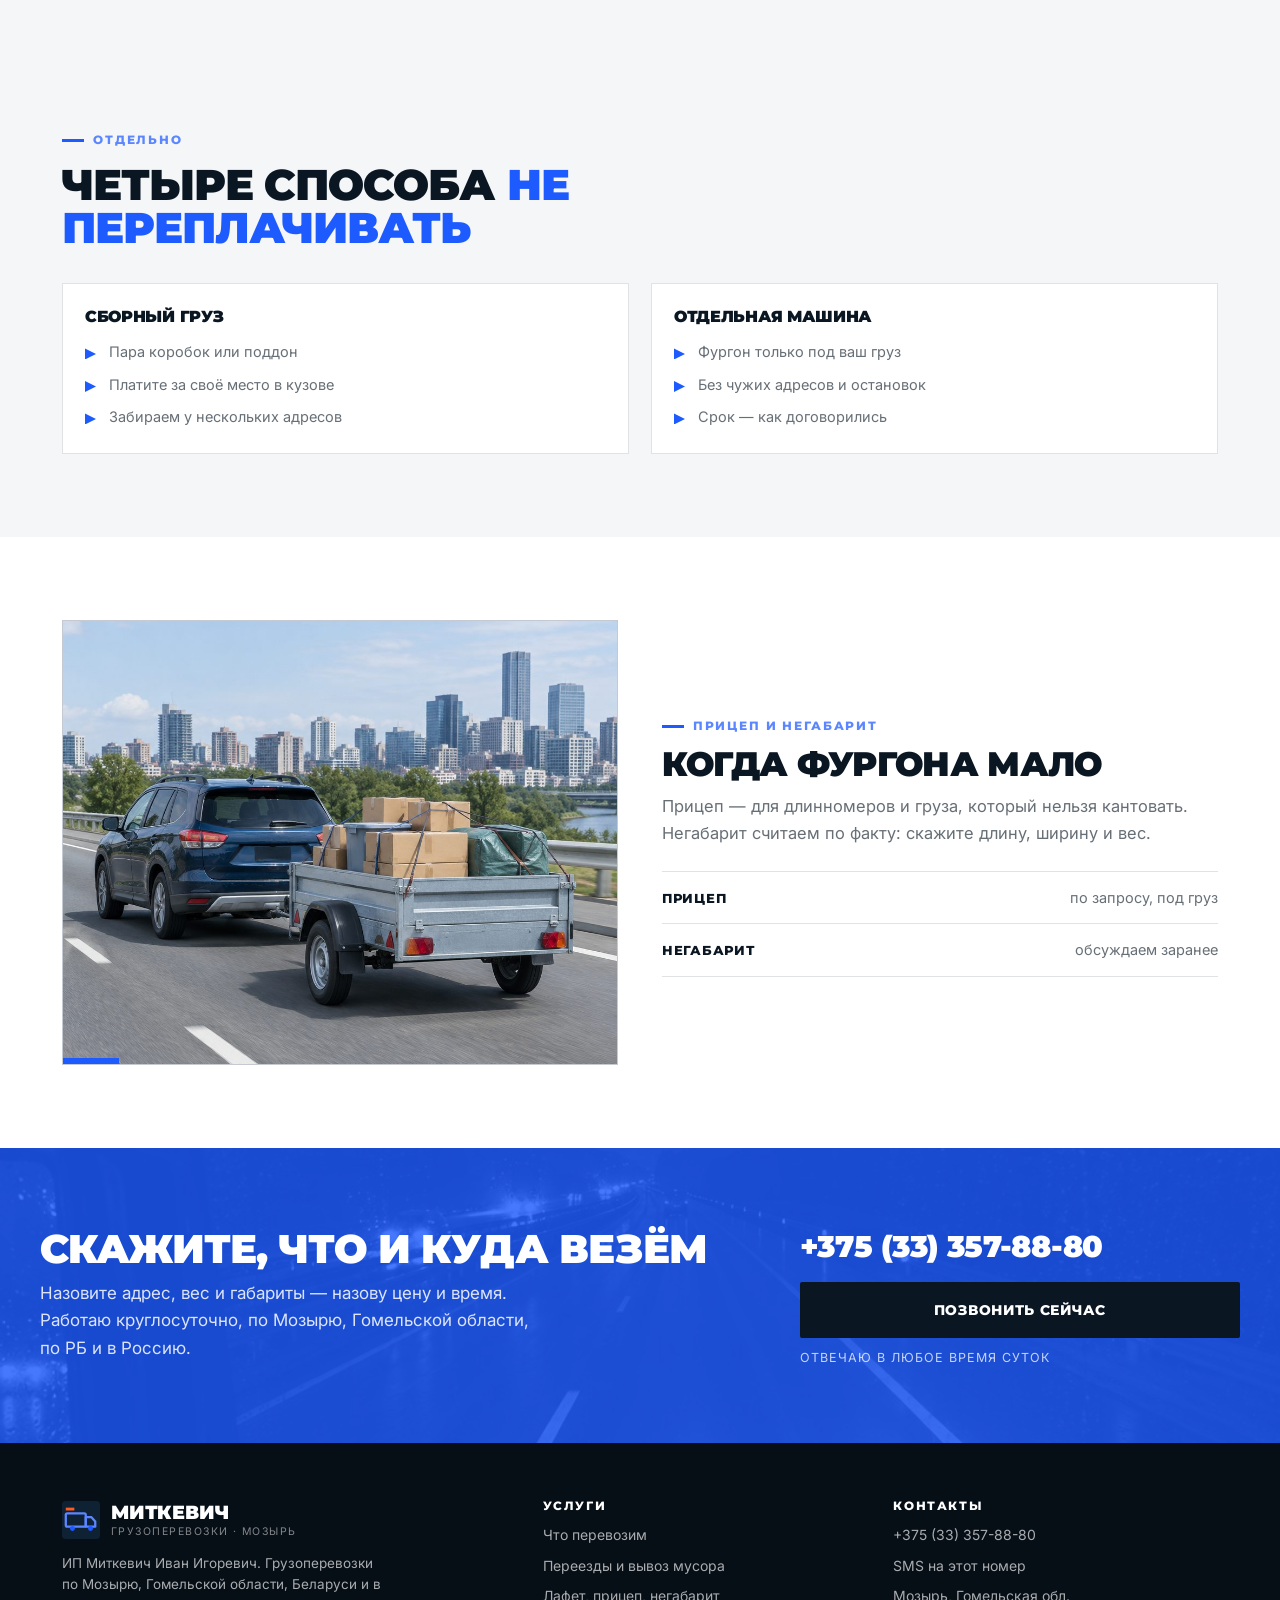
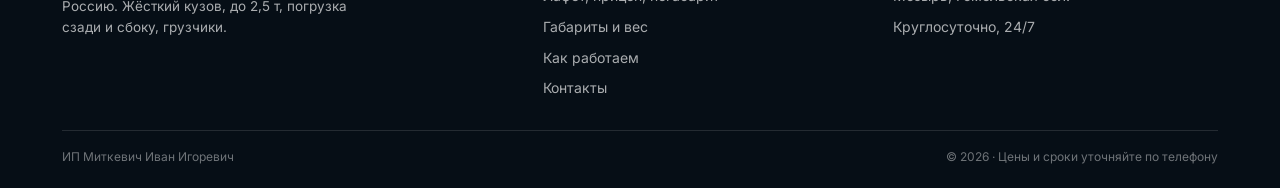
<file: uslugi.html>
<!doctype html><html lang="ru"><head><meta charset="utf-8"><meta name="viewport" content="width=device-width, initial-scale=1">
<title>Что перевозим — грузоперевозки Мозырь | ИП Миткевич</title><meta name="description" content="Перевозка личных вещей, продуктов, стройматериалов, техники и животных в Мозыре. Жёсткий кузов до 2,5 т, отсек 3,5 м, сборный груз, догруз, отдельная машина."><meta name="theme-color" content="#0A1622">
<link rel="icon" href="assets/img/favicon.svg" type="image/svg+xml"><link rel="stylesheet" href="assets/css/style.css?v=4"></head><body>
<header class="site-head"><div class="wrap head-in">
<a class="brand" href="index.html"><svg class="brand-mark" viewBox="0 0 40 40" aria-hidden="true"><rect width="40" height="40" rx="4" fill="#0F2233"/><rect x="4" y="13" width="21" height="14" rx="1.5" fill="none" stroke="#5C86FF" stroke-width="2.4"/><path d="M25 17h6l4 4.5V27h-10z" fill="none" stroke="#5C86FF" stroke-width="2.4" stroke-linejoin="round"/><circle cx="11" cy="29" r="2.6" fill="#1E5BFF"/><circle cx="30" cy="29" r="2.6" fill="#1E5BFF"/><rect x="4" y="7" width="9" height="3" fill="#FF5A1F"/></svg><span class="brand-txt"><b>Миткевич</b><span>грузоперевозки · Мозырь · 24/7</span></span></a>
<nav class="nav" id="nav"><a href="uslugi.html" class="on">Услуги</a><a href="pereezd.html">Переезды</a><a href="lafet.html">Лафет и прицеп</a><a href="parametry.html">Габариты</a><a href="kontakty.html">Контакты</a></nav>
<div class="head-cta"><a class="head-phone" href="tel:+375333578880">+375 (33) 357-88-80</a><a class="btn btn--sm" href="tel:+375333578880">Позвонить</a><button class="burger" id="burger" aria-label="Меню" aria-expanded="false"><span></span></button></div>
</div></header>
<section class="page-head"><div class="wrap"><div class="crumbs"><a href="index.html">Главная</a><span>/</span>Услуги</div><h1>Что перевозим <span>и как это устроено</span></h1><p class="lead">Пять типов груза, погрузка сзади и сбоку, крепление ремнями. Ниже — что входит и где проходят границы возможностей машины.</p></div></section>
<section class="sec"><div class="wrap"><div class="sec-head rv"><span class="kick">Что перевозим</span>
<h2 class="stitle">Пять типов груза, <span>с которыми работаю каждый день</span></h2>
<p class="lead">Жёсткий кузов, крепление ремнями, погрузка сзади и сбоку. Если ваш груз не подходит по габаритам — скажу об этом до выезда.</p></div></div></section><section class="sec"><div class="wrap"><div class="split rv">
<div class="split-ph"><img src="assets/img/move.jpg" alt="Погрузка вещей при переезде" width="1024" height="1024" loading="lazy"></div>
<div><span class="kick">Личные вещи</span><h2 class="mt-s">Коробки, мебель, бытовая техника</h2><p class="lead">Собираете вещи — я привожу машину и помогаю загрузить. Хрупкое прокладываем, технику крепим, чтобы ничего не поехало в дороге.</p><div class="rows mt-m"><div class="row"><div class="t">Отсек</div><div class="d">3,5 × 1,8 × 1,85 м</div></div><div class="row"><div class="t">Вес</div><div class="d">до 2,5 т</div></div><div class="row"><div class="t">Погрузка</div><div class="d">задняя и боковая</div></div></div></div>
</div></div></section><section class="sec sec--paper"><div class="wrap"><div class="split rv split--rev">
<div class="split-ph"><img src="assets/img/debris.jpg" alt="Загрузка строительного мусора" width="1024" height="1024" loading="lazy"></div>
<div><span class="kick">Стройматериалы и мусор</span><h2 class="mt-s">От мешков с песком до старых дверей</h2><p class="lead">Привоз стройматериалов на объект и вывоз мусора после ремонта. Мешки тяжёлые — грузим сами, вам не придётся искать помощников.</p><div class="rows mt-m"><div class="row"><div class="t">Что берём</div><div class="d">мешки, плитка, обрезки, старая мебель</div></div><div class="row"><div class="t">Куда</div><div class="d">объект, склад, полигон</div></div></div></div>
</div></div></section><section class="sec"><div class="wrap"><div class="split rv">
<div class="split-ph"><img src="assets/img/appl.jpg" alt="Доставка техники из магазина" width="1024" height="1024" loading="lazy"></div>
<div><span class="kick">Техника и мебель</span><h2 class="mt-s">Из магазина или склада — сразу к подъезду</h2><p class="lead">Купили холодильник, диван или станок — забираю в магазине и привожу. Жёсткий кузов защищает от дождя и пыли.</p><div class="rows mt-m"><div class="row"><div class="t">Забор</div><div class="d">магазин, склад, производство</div></div><div class="row"><div class="t">Разгрузка</div><div class="d">по адресу, с грузчиками</div></div></div></div>
</div></div></section><section class="sec sec--paper"><div class="wrap"><div class="split rv split--rev">
<div class="split-ph"><img src="assets/img/pet.jpg" alt="Перевозка животного в переноске" width="1024" height="1024" loading="lazy"></div>
<div><span class="kick">Продукты и животные</span><h2 class="mt-s">Скоропортящееся и живое — отдельно от вещей</h2><p class="lead">Продукты везём без лишних остановок. Животных — в клетке или переноске, отдельно от груза, без сквозняка и жары.</p><div class="rows mt-m"><div class="row"><div class="t">Продукты</div><div class="d">в термобоксах и упаковке</div></div><div class="row"><div class="t">Животные</div><div class="d">клетка, переноска, вода в дороге</div></div></div></div>
</div></div></section><section class="sec sec--paper"><div class="wrap"><div class="sec-head rv"><span class="kick">Отдельно</span>
<h2 class="stitle">Четыре способа <span>не переплачивать</span></h2></div><div class="g2 mt-l rv"><div class="list-card"><h3>Сборный груз</h3><ul><li>Пара коробок или поддон</li><li>Платите за своё место в кузове</li><li>Забираем у нескольких адресов</li></ul></div><div class="list-card"><h3>Отдельная машина</h3><ul><li>Фургон только под ваш груз</li><li>Без чужих адресов и остановок</li><li>Срок — как договорились</li></ul></div></div></div></section><section class="sec"><div class="wrap"><div class="split rv">
<div class="split-ph"><img src="assets/img/trailer.jpg" alt="Прицеп с грузом" width="1024" height="1024" loading="lazy"></div>
<div><span class="kick">Прицеп и негабарит</span><h2 class="mt-s">Когда фургона мало</h2><p class="lead">Прицеп — для длинномеров и груза, который нельзя кантовать. Негабарит считаем по факту: скажите длину, ширину и вес.</p><div class="rows mt-m"><div class="row"><div class="t">Прицеп</div><div class="d">по запросу, под груз</div></div><div class="row"><div class="t">Негабарит</div><div class="d">обсуждаем заранее</div></div></div></div>
</div></div></section>
<section class="cta"><img src="assets/img/road.jpg" alt="" width="1024" height="1024" loading="lazy"><div class="wrap cta-in">
<div><h2>Скажите, что и куда везём</h2><p>Назовите адрес, вес и габариты — назову цену и время. Работаю круглосуточно, по Мозырю, Гомельской области, по РБ и в Россию.</p></div>
<div class="cta-actions"><a class="cta-phone" href="tel:+375333578880">+375 (33) 357-88-80</a><a class="btn" href="tel:+375333578880">Позвонить сейчас</a><span class="cta-note">Отвечаю в любое время суток</span></div>
</div></section>
<footer class="site-foot"><div class="wrap">
<div class="foot-grid">
<div><a class="brand" href="index.html"><svg class="brand-mark" viewBox="0 0 40 40" aria-hidden="true"><rect width="40" height="40" rx="4" fill="#0F2233"/><rect x="4" y="13" width="21" height="14" rx="1.5" fill="none" stroke="#5C86FF" stroke-width="2.4"/><path d="M25 17h6l4 4.5V27h-10z" fill="none" stroke="#5C86FF" stroke-width="2.4" stroke-linejoin="round"/><circle cx="11" cy="29" r="2.6" fill="#1E5BFF"/><circle cx="30" cy="29" r="2.6" fill="#1E5BFF"/><rect x="4" y="7" width="9" height="3" fill="#FF5A1F"/></svg><span class="brand-txt"><b>Миткевич</b><span>грузоперевозки · Мозырь</span></span></a>
<p class="foot-about">ИП Миткевич Иван Игоревич. Грузоперевозки по Мозырю, Гомельской области, Беларуси и в Россию. Жёсткий кузов, до 2,5 т, погрузка сзади и сбоку, грузчики.</p></div>
<div><h4>Услуги</h4><div class="foot-links"><a href="uslugi.html">Что перевозим</a><a href="pereezd.html">Переезды и вывоз мусора</a><a href="lafet.html">Лафет, прицеп, негабарит</a><a href="parametry.html">Габариты и вес</a><a href="kak-rabotaem.html">Как работаем</a><a href="kontakty.html">Контакты</a></div></div>
<div><h4>Контакты</h4><div class="foot-links"><a href="tel:+375333578880">+375 (33) 357-88-80</a><a href="sms:+375333578880">SMS на этот номер</a><a href="kontakty.html">Мозырь, Гомельская обл.</a><span>Круглосуточно, 24/7</span></div></div>
</div>
<div class="foot-bottom"><span>ИП Миткевич Иван Игоревич</span><span>© <span data-year>2026</span> · Цены и сроки уточняйте по телефону</span></div>
</div></footer>
<script src="assets/js/app.js"></script></body></html>
</file>
<file: assets/css/style.css>
@import url('https://fonts.googleapis.com/css2?family=Montserrat:wght@700;800;900&family=Inter:wght@400;500;600;700&display=swap');

:root{
  --ink:#0A1622;
  --ink-2:#0F2233;
  --blue:#1E5BFF;
  --blue-d:#1546C9;
  --blue-l:#5C86FF;
  --orange:#FF5A1F;
  --paper:#F4F6F8;
  --white:#fff;
  --muted:rgba(10,22,34,.62);
  --line:rgba(10,22,34,.12);
  --line-w:rgba(255,255,255,.16);
  --disp:'Montserrat',system-ui,sans-serif;
  --txt:'Inter',system-ui,sans-serif;
}

*,*::before,*::after{box-sizing:border-box}
html{-webkit-text-size-adjust:100%}
body{margin:0;font-family:var(--txt);font-size:17px;line-height:1.62;color:var(--ink);background:var(--white);overflow-x:hidden}
img{display:block;max-width:100%;height:auto}
a{color:inherit;text-decoration:none}
h1,h2,h3,h4{font-family:var(--disp);font-weight:900;text-transform:uppercase;letter-spacing:-.02em;line-height:.98;margin:0}
p{margin:0}
::selection{background:var(--blue);color:#fff}
.wrap{width:100%;max-width:1200px;margin:0 auto;padding:0 22px}

/* ---------- шапка ---------- */
.site-head{position:sticky;top:0;z-index:60;background:var(--ink);border-bottom:3px solid var(--blue)}
.head-in{display:flex;align-items:center;gap:26px;height:74px}
.brand{display:flex;align-items:center;gap:11px;flex:0 0 auto}
.brand-mark{width:38px;height:38px;flex:0 0 auto}
.brand-txt{display:flex;flex-direction:column;line-height:1.05}
.brand-txt b{font-family:var(--disp);font-weight:900;text-transform:uppercase;font-size:19px;letter-spacing:-.01em;color:#fff}
.brand-txt span{font-size:10.5px;letter-spacing:.14em;text-transform:uppercase;color:rgba(255,255,255,.5);margin-top:3px}
.nav{display:flex;gap:20px;margin-left:auto;font-size:14px;font-weight:600}
.nav a{color:rgba(255,255,255,.78);padding:6px 0;border-bottom:2px solid transparent;transition:.18s;white-space:nowrap}
.nav a:hover{color:#fff;border-bottom-color:var(--blue)}
.head-cta{display:flex;align-items:center;gap:12px}
.head-phone{font-family:var(--disp);font-weight:800;font-size:15.5px;color:#fff;white-space:nowrap}
.burger{display:none;width:44px;height:40px;border:0;background:transparent;padding:8px 6px;cursor:pointer}
.burger span,.burger span::before,.burger span::after{display:block;height:3px;width:100%;background:#fff;content:'';position:relative;transition:.2s}
.burger span::before{position:absolute;top:-9px}
.burger span::after{position:absolute;top:9px}
.nav-open .burger span{background:transparent}
.nav-open .burger span::before{transform:translateY(9px) rotate(45deg)}
.nav-open .burger span::after{transform:translateY(-9px) rotate(-45deg)}

/* ---------- кнопки ---------- */
.btn{display:inline-flex;align-items:center;justify-content:center;gap:9px;font-family:var(--disp);font-weight:800;font-size:14px;letter-spacing:.05em;text-transform:uppercase;padding:15px 26px;border:2px solid var(--blue);background:var(--blue);color:#fff;cursor:pointer;transition:.18s;border-radius:2px}
.btn:hover{background:var(--blue-d);border-color:var(--blue-d);transform:translateY(-1px)}
.btn--ghost{background:transparent;border-color:rgba(255,255,255,.5);color:#fff}
.btn--ghost:hover{background:#fff;border-color:#fff;color:var(--ink)}
.btn--dark{background:var(--ink);border-color:var(--ink)}
.btn--dark:hover{background:#000;border-color:#000}
.btn--sm{padding:11px 18px;font-size:12.5px}
.btn--lg{padding:17px 32px;font-size:15px}
.btn-row{display:flex;flex-wrap:wrap;gap:12px}

/* ---------- герой ---------- */
.hero{position:relative;background:var(--ink);color:#fff;overflow:hidden}
.hero-in{display:grid;grid-template-columns:1.06fr .94fr;min-height:0;align-items:stretch}
.hero-txt{min-height:300px}
.hero-txt{display:flex;flex-direction:column;justify-content:center;padding:clamp(22px,2.6vw,36px) clamp(18px,3vw,44px) clamp(22px,2.6vw,34px) 0;position:relative;z-index:3}
.hero-txt::before{content:'';position:absolute;left:-12vw;top:0;bottom:0;width:26vw;background:linear-gradient(90deg,rgba(30,91,255,.16),transparent);pointer-events:none}
.kick{display:inline-flex;align-items:center;gap:9px;font-family:var(--disp);font-weight:800;font-size:11.5px;letter-spacing:.16em;text-transform:uppercase;color:var(--blue-l)}
.kick::before{content:'';width:22px;height:3px;background:var(--blue)}
.hero h1{font-size:clamp(1.7rem,3.9vw,3rem);margin-top:14px;letter-spacing:-.03em}
.hero h1 span{color:var(--blue-l)}
.hero-sub{margin-top:14px;max-width:46ch;color:rgba(255,255,255,.76);font-size:clamp(14.5px,1.5vw,16.5px)}
.hero-facts{display:flex;flex-wrap:wrap;gap:8px;margin-top:18px;padding-top:14px;border-top:1px solid var(--line-w)}
.hero-facts span{font-family:var(--disp);font-weight:700;font-size:11.5px;letter-spacing:.1em;text-transform:uppercase;color:rgba(255,255,255,.66);padding:7px 11px;border:1px solid var(--line-w);border-radius:2px}
.hero-media{position:relative;overflow:hidden;min-height:300px}
.hero-media img{position:absolute;inset:0;width:100%;height:100%;object-fit:cover;object-position:center 60%;filter:saturate(.9) contrast(1.05)}
.hero-media::after{content:'';position:absolute;inset:0;background:linear-gradient(90deg,var(--ink) 0%,rgba(10,22,34,.35) 45%,rgba(10,22,34,.1) 100%)}
.hero-tag{position:absolute;right:0;bottom:0;z-index:4;background:var(--orange);color:#fff;padding:16px 22px;display:flex;flex-direction:column;gap:2px}
.hero-tag b{font-family:var(--disp);font-weight:900;font-size:30px;line-height:1}
.hero-tag span{font-size:10.5px;letter-spacing:.14em;text-transform:uppercase;opacity:.9}
/* ---------- бегущая строка ---------- */
.mq{background:var(--blue);color:#fff;overflow:hidden;border-top:2px solid #06101a;border-bottom:2px solid #06101a}
.mq-in{display:flex;width:max-content;animation:mq 32s linear infinite}
.mq span{font-family:var(--disp);font-weight:800;font-size:13px;letter-spacing:.1em;text-transform:uppercase;padding:11px 20px;border-right:1px solid rgba(255,255,255,.25);white-space:nowrap}
@keyframes mq{to{transform:translateX(-50%)}}

/* ---------- секции ---------- */
.sec{padding:clamp(48px,6.5vw,88px) 0}
.sec--paper{background:var(--paper)}
.sec--ink{background:var(--ink);color:#fff}
.sec-head{max-width:760px}
.stitle{font-size:clamp(1.55rem,3.6vw,2.7rem);margin-top:14px;letter-spacing:-.025em}
.stitle span{color:var(--blue)}
.lead{margin-top:14px;color:var(--muted);font-size:16.5px;max-width:60ch}
.sec--ink .lead{color:rgba(255,255,255,.72)}
.mt-s{margin-top:12px}.mt-m{margin-top:24px}.mt-l{margin-top:34px}

/* ---------- сетки ---------- */
.g2{display:grid;grid-template-columns:repeat(2,1fr);gap:clamp(12px,2vw,22px)}
.g3{display:grid;grid-template-columns:repeat(3,1fr);gap:clamp(12px,2vw,22px)}
.g4{display:grid;grid-template-columns:repeat(4,1fr);gap:clamp(12px,2vw,20px)}

/* ---------- карточка-проблема ---------- */
.sym{background:#fff;border:1px solid var(--line);border-left:4px solid var(--blue);padding:24px 22px;transition:.2s;position:relative;overflow:hidden}
.sym::before{content:attr(data-n);position:absolute;right:12px;top:6px;font-family:var(--disp);font-weight:900;font-size:44px;color:rgba(30,91,255,.09);line-height:1}
.sym h3{font-size:16.5px;line-height:1.16;letter-spacing:-.01em;max-width:22ch}
.sym p{margin-top:10px;font-size:14.5px;color:var(--muted);position:relative;z-index:2}
.sym:hover{background:var(--blue);border-color:var(--blue);border-left-color:var(--ink);transform:translateY(-2px)}
.sym:hover h3{color:#fff}
.sym:hover p{color:rgba(255,255,255,.86)}
.sym:hover::before{color:rgba(255,255,255,.18)}
.sec--ink .sym{background:var(--ink-2);border-color:var(--line-w);border-left-color:var(--blue)}
.sec--ink .sym h3{color:#fff}
.sec--ink .sym p{color:rgba(255,255,255,.7)}

/* ---------- карточка с фото ---------- */
.pcard{background:#fff;border:1px solid var(--line);overflow:hidden;display:flex;flex-direction:column;transition:.2s}
.pcard .ph{position:relative;aspect-ratio:4/3;overflow:hidden;background:#dfe4ea}
.pcard .ph img{width:100%;height:100%;object-fit:cover;transition:.5s}
.pcard:hover .ph img{transform:scale(1.04)}
.pcard-b{padding:18px 18px 20px}
.pcard-b h3{font-size:15.5px;line-height:1.15}
.pcard-b p{margin-top:8px;font-size:14px;color:var(--muted)}
.pcard:hover{border-color:var(--blue);box-shadow:0 12px 26px -18px rgba(10,22,34,.5)}
.pcard .more{display:inline-block;margin-top:12px;font-family:var(--disp);font-weight:800;font-size:11.5px;letter-spacing:.1em;text-transform:uppercase;color:var(--blue)}

/* ---------- цифры ---------- */
.nums{display:grid;grid-template-columns:repeat(4,1fr);border-top:1px solid var(--line);border-bottom:1px solid var(--line)}
.nums div{padding:26px 18px;border-right:1px solid var(--line)}
.nums div:last-child{border-right:0}
.nums b{display:block;font-family:var(--disp);font-weight:900;font-size:clamp(1.9rem,3.6vw,2.7rem);color:var(--blue);line-height:1}
.nums span{display:block;margin-top:8px;font-size:12.5px;letter-spacing:.06em;text-transform:uppercase;color:var(--muted)}
.sec--ink .nums{border-color:var(--line-w)}
.sec--ink .nums div{border-color:var(--line-w)}
.sec--ink .nums span{color:rgba(255,255,255,.62)}
.sec--ink .nums b{color:var(--blue-l)}
/* ---------- строки данных ---------- */
.rows{border-top:1px solid var(--line)}
.row{display:flex;gap:16px;justify-content:space-between;align-items:baseline;padding:14px 0;border-bottom:1px solid var(--line)}
.row .t{font-family:var(--disp);font-weight:800;font-size:13px;letter-spacing:.06em;text-transform:uppercase;flex:0 0 auto;max-width:48%}
.row .d{font-size:14.5px;color:var(--muted);text-align:right}
.sec--ink .rows,.sec--ink .row{border-color:var(--line-w)}
.sec--ink .row .d{color:rgba(255,255,255,.72)}

/* ---------- список-карточка ---------- */
.list-card{background:#fff;border:1px solid var(--line);padding:24px 22px}
.list-card h3{font-size:15.5px;line-height:1.2}
.list-card ul{list-style:none;margin:14px 0 0;padding:0;display:grid;gap:9px}
.list-card li{position:relative;padding-left:24px;font-size:14.5px;color:var(--muted)}
.list-card li::before{content:'';position:absolute;left:0;top:8px;width:11px;height:11px;background:var(--blue);clip-path:polygon(0 0,100% 50%,0 100%)}
.sec--ink .list-card{background:var(--ink-2);border-color:var(--line-w)}
.sec--ink .list-card h3{color:#fff}
.sec--ink .list-card li{color:rgba(255,255,255,.72)}

/* ---------- сплит с фото ---------- */
.split{display:grid;grid-template-columns:1fr 1fr;gap:clamp(18px,3.4vw,44px);align-items:center}
.split--rev .split-ph{order:2}
.split-ph{position:relative;border:1px solid var(--line);overflow:hidden;background:#dfe4ea;aspect-ratio:5/4}
.split-ph img{width:100%;height:100%;object-fit:cover}
.split-ph::after{content:'';position:absolute;left:0;bottom:0;width:56px;height:6px;background:var(--blue)}
.split h2{font-size:clamp(1.35rem,2.8vw,2.1rem);letter-spacing:-.02em}
.split .lead{margin-top:12px}

/* ---------- шаги ---------- */
.steps{display:grid;grid-template-columns:repeat(4,1fr);gap:clamp(12px,2vw,20px);counter-reset:s}
.step{position:relative;padding-top:46px}
.step::before{counter-increment:s;content:counter(s,decimal-leading-zero);position:absolute;left:0;top:0;font-family:var(--disp);font-weight:900;font-size:30px;color:var(--blue);line-height:1}
.step h3{font-size:14.5px;line-height:1.2}
.step p{margin-top:7px;font-size:14px;color:var(--muted)}
.sec--ink .step p{color:rgba(255,255,255,.7)}
.sec--ink .step::before{color:var(--blue-l)}

/* ---------- галерея ---------- */
.gal{display:grid;grid-template-columns:repeat(4,1fr);gap:10px}
.gal figure{margin:0;position:relative;overflow:hidden;aspect-ratio:1/1;background:#dfe4ea}
.gal img{width:100%;height:100%;object-fit:cover;transition:.5s;filter:saturate(.95)}
.gal figure:hover img{transform:scale(1.05)}
.gal figcaption{position:absolute;left:0;right:0;bottom:0;padding:11px 13px;font-size:11.5px;letter-spacing:.04em;text-transform:uppercase;color:#fff;background:linear-gradient(transparent,rgba(6,16,26,.88));font-family:var(--disp);font-weight:700}

/* ---------- CTA-полоса ---------- */
.cta{position:relative;background:var(--blue);color:#fff;overflow:hidden}
.cta img{position:absolute;inset:0;width:100%;height:100%;object-fit:cover;opacity:.18;filter:grayscale(1)}
.cta-in{position:relative;z-index:2;padding:clamp(40px,6vw,74px) 0;display:grid;grid-template-columns:1.25fr .75fr;gap:26px;align-items:center}
.cta h2{font-size:clamp(1.5rem,3.4vw,2.5rem);letter-spacing:-.02em}
.cta p{margin-top:12px;color:rgba(255,255,255,.85);max-width:46ch}
.cta-actions{display:flex;flex-direction:column;gap:10px;align-items:flex-start}
.cta-actions .btn{background:var(--ink);border-color:var(--ink);width:100%}
.cta-actions .btn:hover{background:#000;border-color:#000}
.cta-phone{font-family:var(--disp);font-weight:900;font-size:clamp(1.3rem,2.6vw,1.9rem);letter-spacing:-.01em}
.cta-note{font-size:12.5px;color:rgba(255,255,255,.75);text-transform:uppercase;letter-spacing:.08em}

/* ---------- шапка внутренней ---------- */
.page-head{position:relative;background:var(--ink);color:#fff;padding:clamp(38px,5.5vw,72px) 0 clamp(30px,4vw,50px);overflow:hidden;border-bottom:3px solid var(--blue)}
.page-head .wrap{position:relative;z-index:2}
.page-head h1{font-size:clamp(1.6rem,4vw,3rem);margin-top:12px;max-width:24ch;letter-spacing:-.03em}
.page-head h1 span{color:var(--blue-l)}
.page-head .lead{color:rgba(255,255,255,.74)}
.crumbs{display:flex;gap:7px;font-size:11px;letter-spacing:.13em;text-transform:uppercase;color:rgba(255,255,255,.44)}
.crumbs a:hover{color:#fff}
.crumbs span{color:rgba(255,255,255,.28)}

/* ---------- подвал ---------- */
.site-foot{background:#060E16;color:rgba(255,255,255,.66);padding:clamp(34px,5vw,58px) 0 22px;font-size:14px}
.foot-grid{display:grid;grid-template-columns:1.4fr 1fr 1fr;gap:26px}
.foot-about{margin-top:14px;max-width:36ch;font-size:13.5px;line-height:1.6}
.foot-grid h4{font-family:var(--disp);font-weight:800;font-size:11.5px;letter-spacing:.14em;text-transform:uppercase;color:#fff;margin-bottom:12px}
.foot-links{display:grid;gap:8px;font-size:14px}
.foot-links a:hover{color:#fff}
.foot-bottom{display:flex;flex-wrap:wrap;gap:12px;justify-content:space-between;margin-top:30px;padding-top:16px;border-top:1px solid rgba(255,255,255,.12);font-size:12px;color:rgba(255,255,255,.42)}

/* ---------- анимация ---------- */
.rv{transform:translateY(12px);transition:transform .5s ease}
.rv.in{transform:none}
@media (prefers-reduced-motion:reduce){.rv{transform:none;transition:none}.mq-in{animation:none}}

/* ---------- адаптив ---------- */
@media (max-width:1080px){
  .nav{display:none}
  .burger{display:block}
  .nav-open .nav{display:flex;position:fixed;left:0;right:0;top:74px;bottom:0;background:var(--ink);flex-direction:column;gap:0;padding:18px 22px;margin:0;z-index:70}
  .nav-open .nav a{font-family:var(--disp);font-weight:800;text-transform:uppercase;font-size:20px;padding:16px 0;border-bottom:1px solid var(--line-w);color:#fff}
  .head-phone{display:none}
  .hero-in{grid-template-columns:1fr;min-height:0}
  .hero-txt{padding:26px 0 24px;min-height:0}
  .hero-media{aspect-ratio:auto;height:210px;min-height:0}
  .hero h1{font-size:clamp(1.6rem,5vw,2.3rem)}
  .hero-sub{max-width:60ch}
  .hero-tag{padding:11px 16px}
  .hero-tag b{font-size:22px}
  .g4,.steps{grid-template-columns:repeat(2,1fr)}
  .g3{grid-template-columns:repeat(2,1fr)}
  .nums{grid-template-columns:repeat(2,1fr)}
  .nums div:nth-child(2){border-right:0}
  .split{grid-template-columns:1fr}
  .split--rev .split-ph{order:0}
  .cta-in{grid-template-columns:1fr}
  .foot-grid{grid-template-columns:1fr 1fr}
  .gal{grid-template-columns:repeat(2,1fr)}
}
@media (max-width:640px){
  body{font-size:16px}
  .g2,.g3,.g4,.steps{grid-template-columns:1fr}
  .gal{grid-template-columns:1fr 1fr}
  .nums{grid-template-columns:1fr 1fr}
  .row{flex-direction:column;gap:3px}
  .row .d{text-align:left}
  .brand-txt b{font-size:16px}
  .hero-media{height:158px}
  .hero h1{font-size:clamp(1.5rem,6.2vw,2rem)}
  .hero-facts span{font-size:10.5px;padding:6px 9px}
  .foot-grid{grid-template-columns:1fr}
}
</file>
